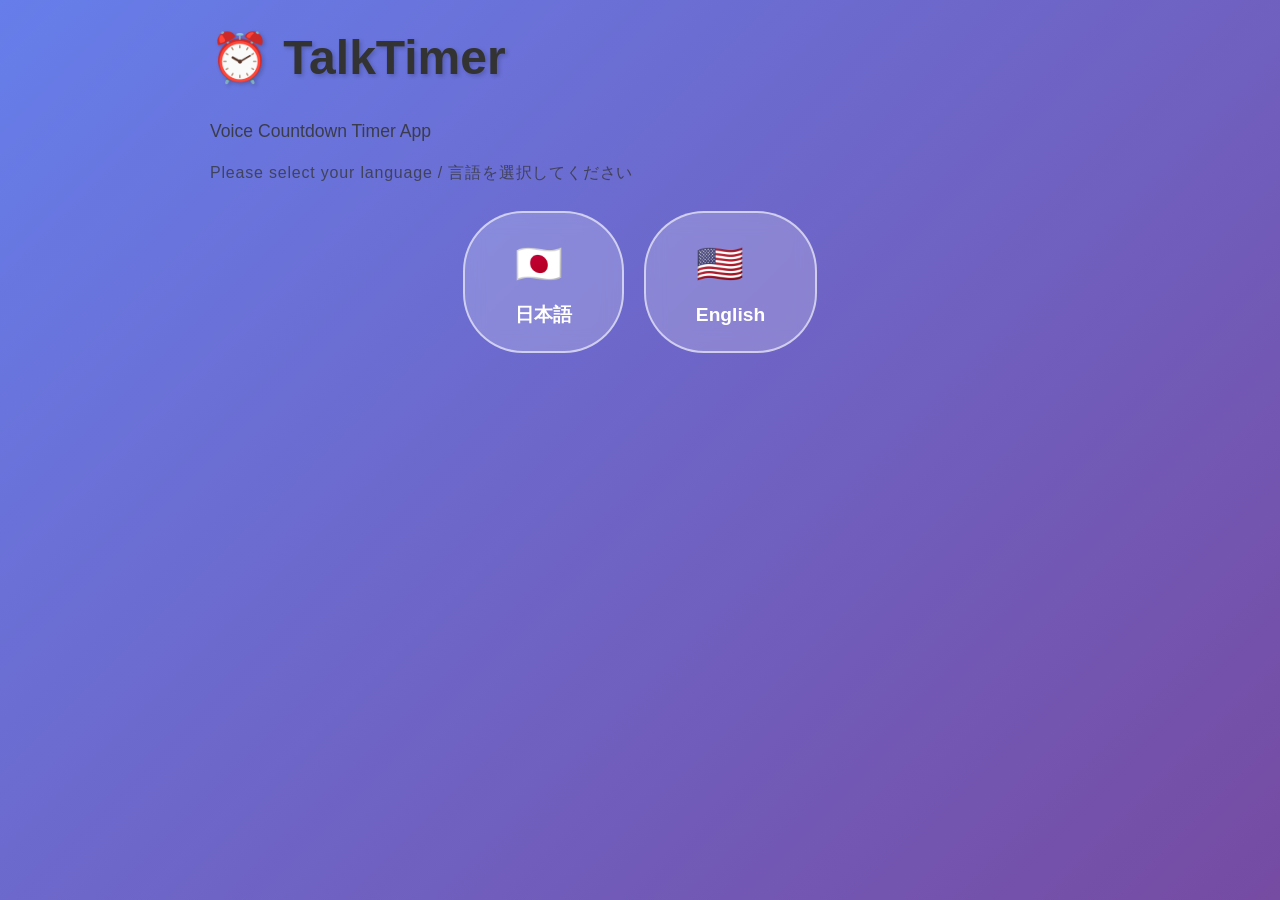
<file: index.html>
<!DOCTYPE html>
<html lang="en">

<head>
    <meta charset="UTF-8">
    <meta name="viewport" content="width=device-width, initial-scale=1.0">
    <title>TalkTimer</title>
    <link rel="stylesheet" href="css/style.css">
</head>

<body>
    <div class="container">
        <h1>⏰ TalkTimer</h1>
        <p class="subtitle">Voice Countdown Timer App</p>
        <p class="lang-label">Please select your language / 言語を選択してください</p>
        <div class="lang-buttons">
            <a href="ja/index.html" class="lang-button">
                <span class="flag">🇯🇵</span>
                日本語
            </a>
            <a href="en/index.html" class="lang-button">
                <span class="flag">🇺🇸</span>
                English
            </a>
        </div>
    </div>
</body>

</html>
</file>
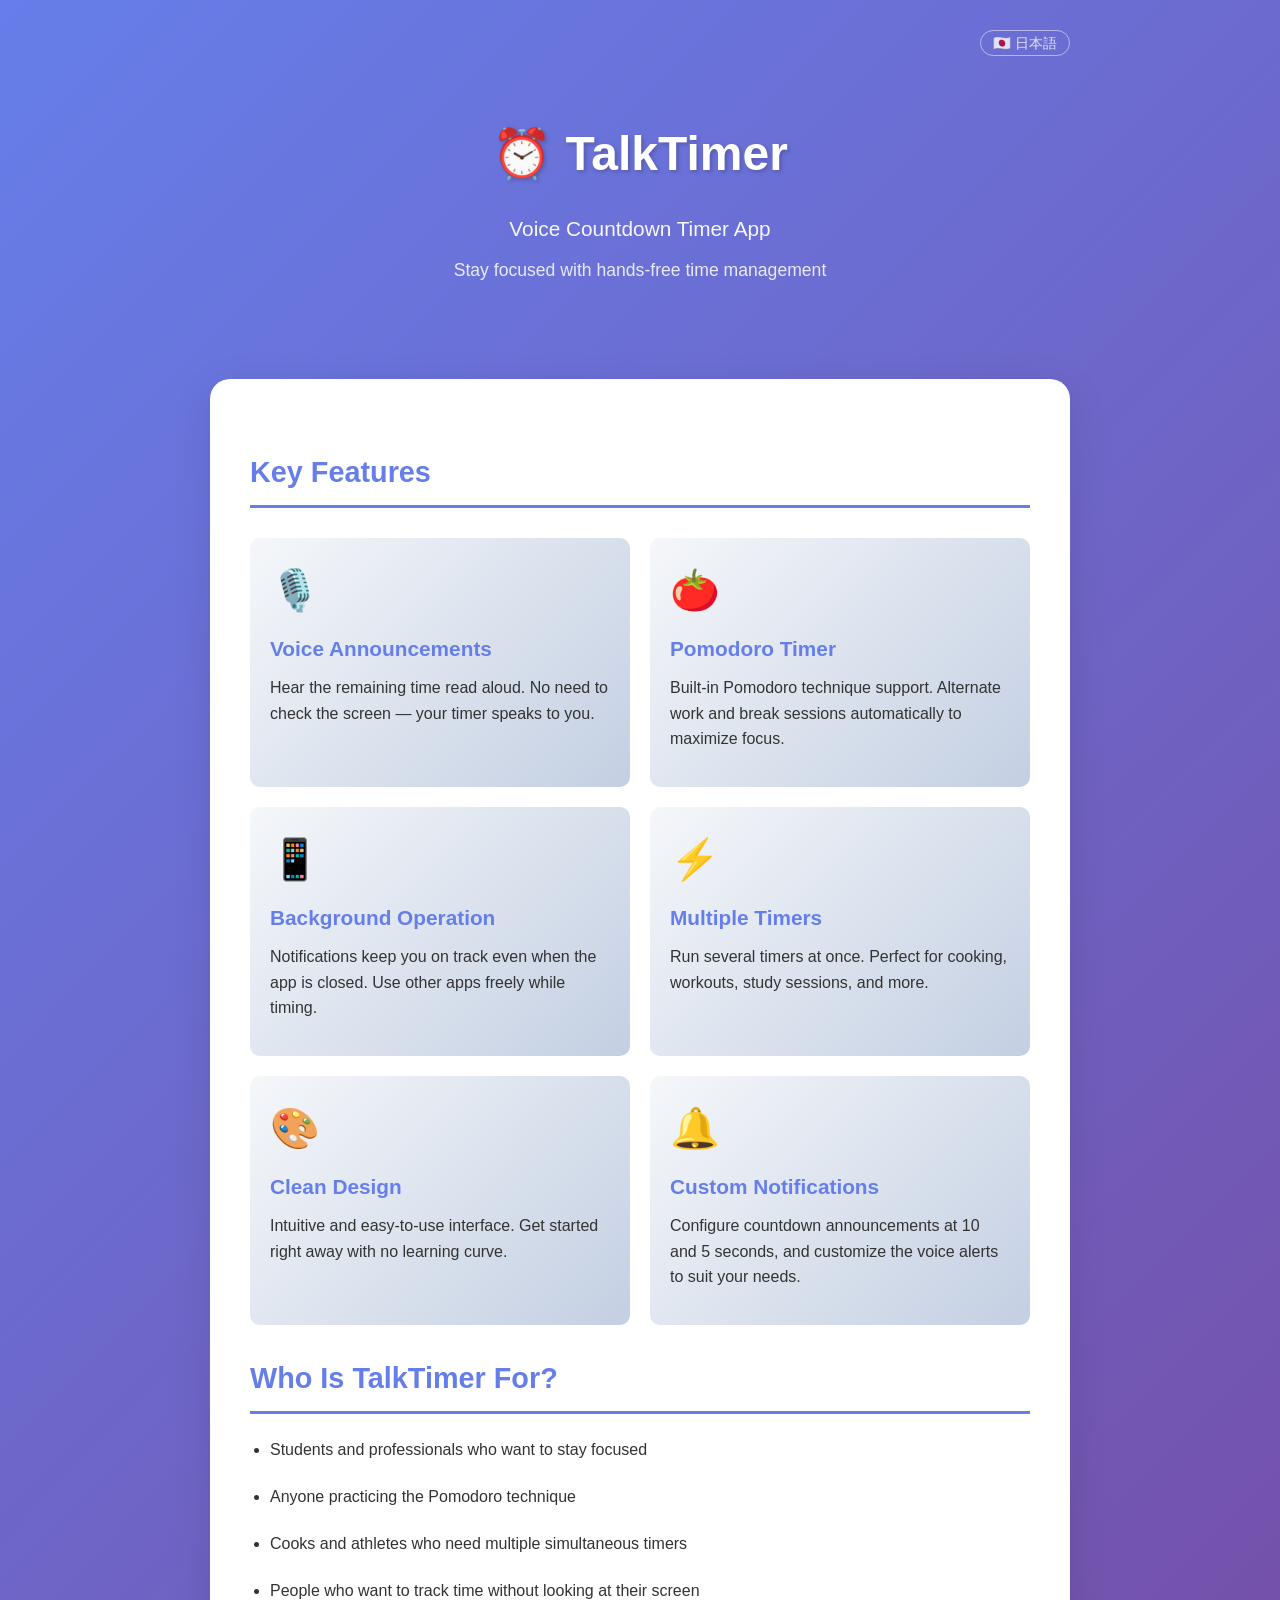
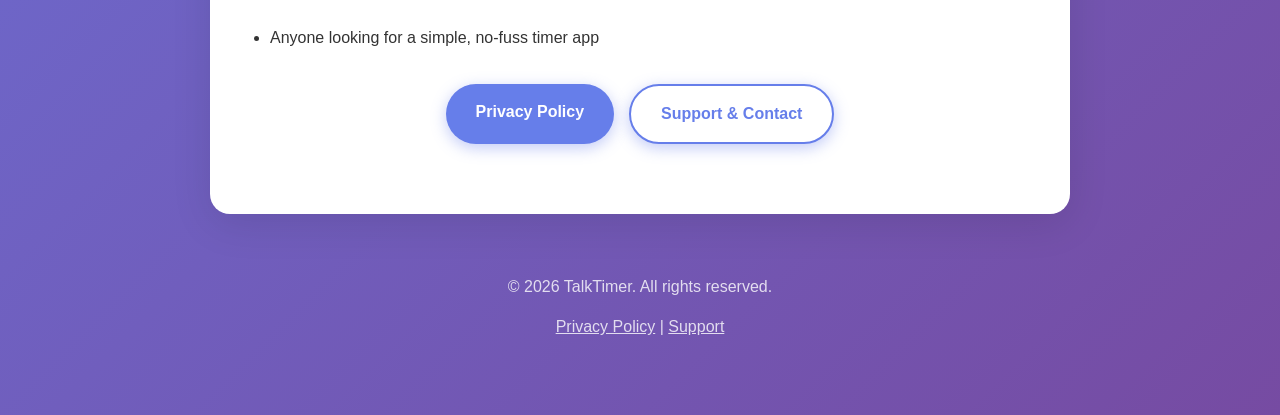
<file: en/index.html>
<!DOCTYPE html>
<html lang="en">

<head>
    <meta charset="UTF-8">
    <meta name="viewport" content="width=device-width, initial-scale=1.0">
    <title>TalkTimer - Voice Countdown Timer App</title>
    <link rel="stylesheet" href="../css/style.css">
</head>

<body>
    <div class="container">
        <div class="lang-switcher">
            <a href="../ja/index.html">🇯🇵 日本語</a>
        </div>

        <header>
            <h1>⏰ TalkTimer</h1>
            <p class="tagline">Voice Countdown Timer App</p>
            <p class="subtitle">Stay focused with hands-free time management</p>
        </header>

        <div class="content">
            <h2>Key Features</h2>
            <div class="features">
                <div class="feature">
                    <div class="feature-icon">🎙️</div>
                    <h3>Voice Announcements</h3>
                    <p>Hear the remaining time read aloud. No need to check the screen — your timer speaks to you.</p>
                </div>

                <div class="feature">
                    <div class="feature-icon">🍅</div>
                    <h3>Pomodoro Timer</h3>
                    <p>Built-in Pomodoro technique support. Alternate work and break sessions automatically to maximize focus.</p>
                </div>

                <div class="feature">
                    <div class="feature-icon">📱</div>
                    <h3>Background Operation</h3>
                    <p>Notifications keep you on track even when the app is closed. Use other apps freely while timing.</p>
                </div>

                <div class="feature">
                    <div class="feature-icon">⚡</div>
                    <h3>Multiple Timers</h3>
                    <p>Run several timers at once. Perfect for cooking, workouts, study sessions, and more.</p>
                </div>

                <div class="feature">
                    <div class="feature-icon">🎨</div>
                    <h3>Clean Design</h3>
                    <p>Intuitive and easy-to-use interface. Get started right away with no learning curve.</p>
                </div>

                <div class="feature">
                    <div class="feature-icon">🔔</div>
                    <h3>Custom Notifications</h3>
                    <p>Configure countdown announcements at 10 and 5 seconds, and customize the voice alerts to suit your needs.</p>
                </div>
            </div>

            <h2>Who Is TalkTimer For?</h2>
            <ul style="margin-left: 20px; line-height: 2;">
                <li>Students and professionals who want to stay focused</li>
                <li>Anyone practicing the Pomodoro technique</li>
                <li>Cooks and athletes who need multiple simultaneous timers</li>
                <li>People who want to track time without looking at their screen</li>
                <li>Anyone looking for a simple, no-fuss timer app</li>
            </ul>

            <div class="buttons">
                <a href="privacy-policy.html" class="button">Privacy Policy</a>
                <a href="support.html" class="button secondary">Support &amp; Contact</a>
            </div>
        </div>

        <footer>
            <p>&copy; 2026 TalkTimer. All rights reserved.</p>
            <p><a href="privacy-policy.html">Privacy Policy</a> | <a href="support.html">Support</a></p>
        </footer>
    </div>
</body>

</html>
</file>
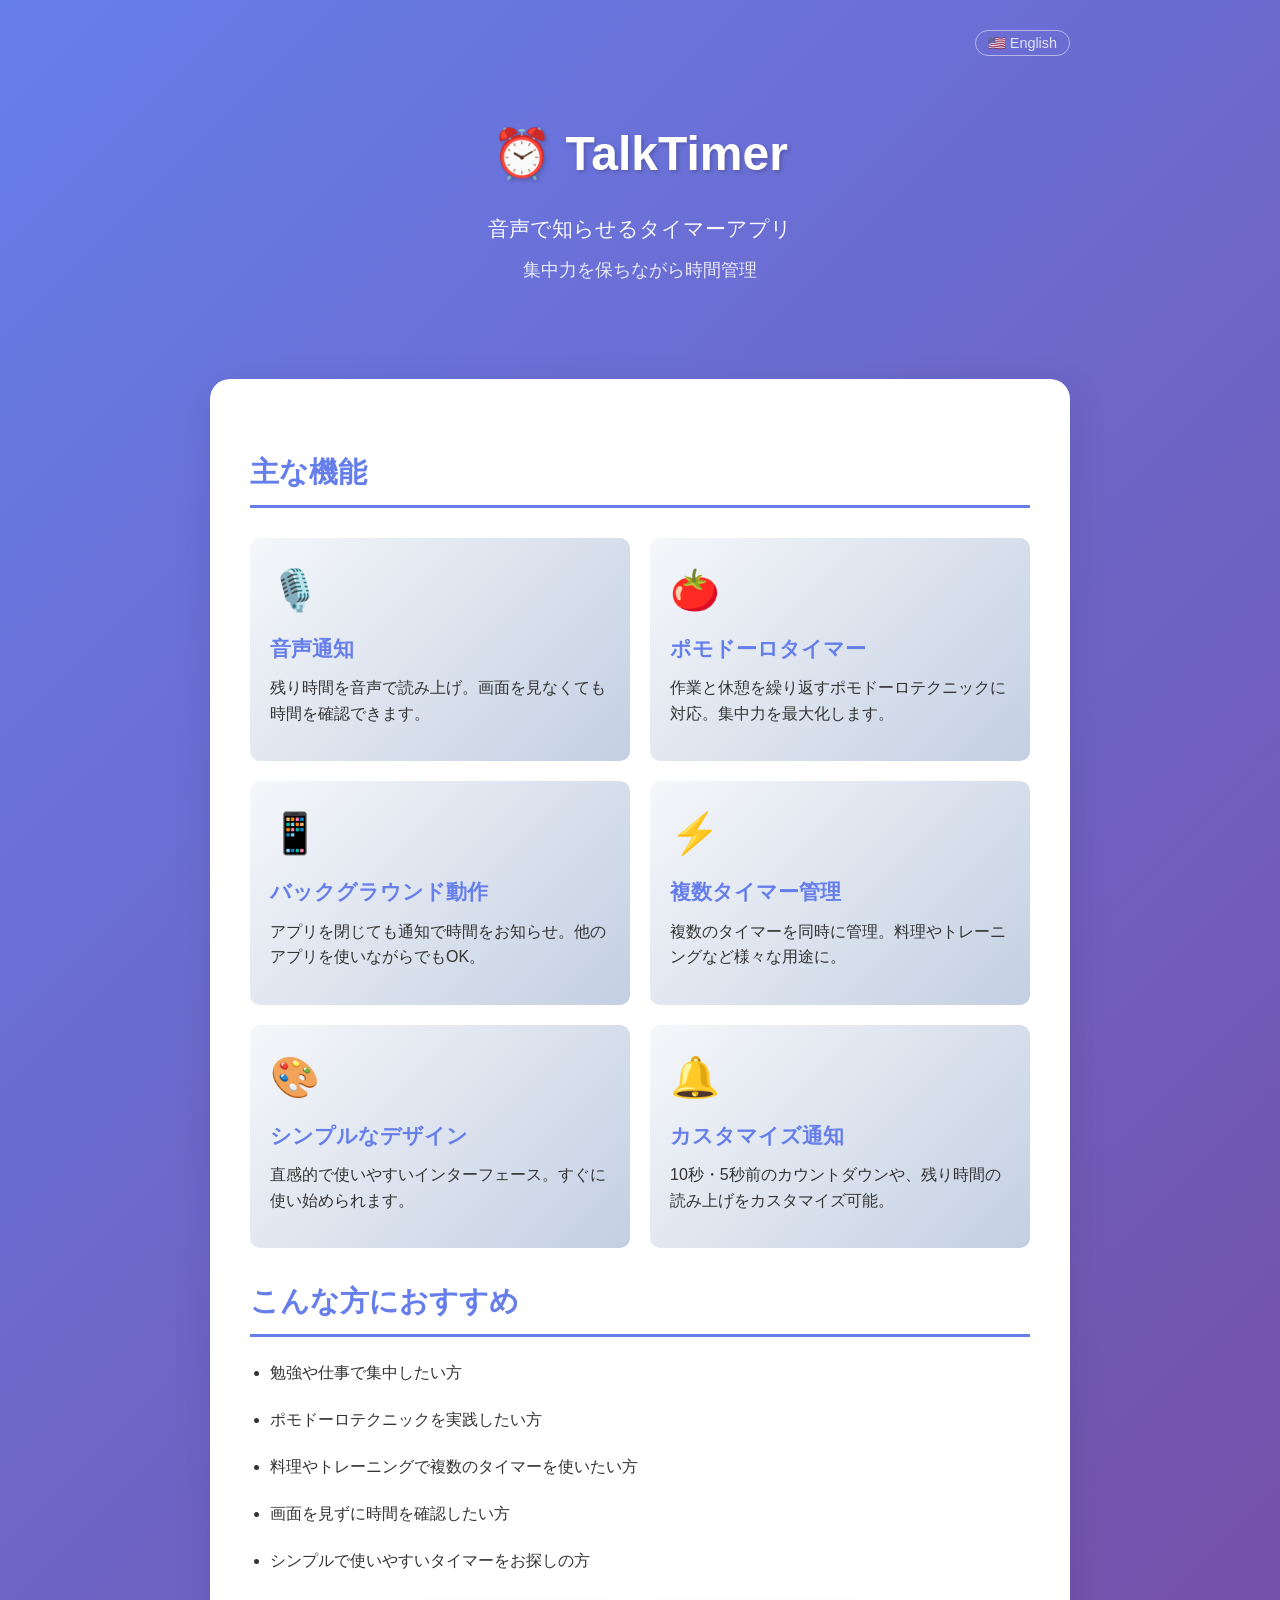
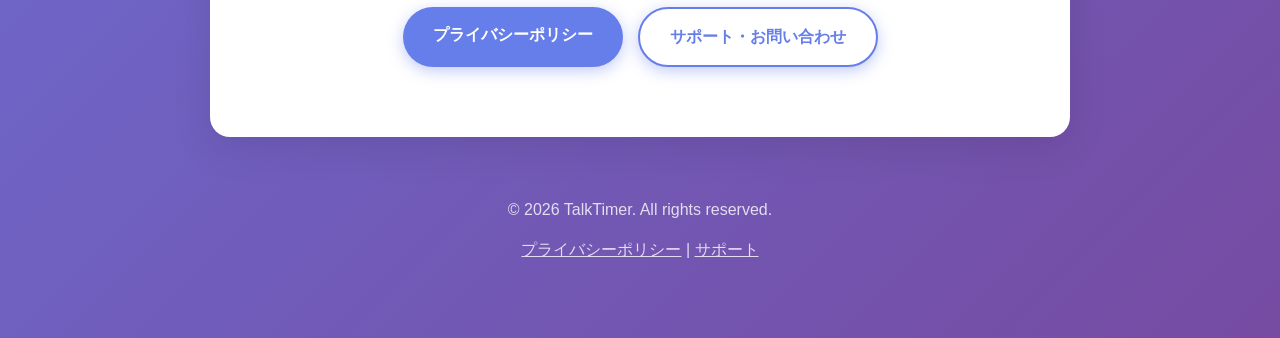
<file: ja/index.html>
<!DOCTYPE html>
<html lang="ja">

<head>
    <meta charset="UTF-8">
    <meta name="viewport" content="width=device-width, initial-scale=1.0">
    <title>TalkTimer - 音声タイマーアプリ</title>
    <link rel="stylesheet" href="../css/style.css">
</head>

<body>
    <div class="container">
        <div class="lang-switcher">
            <a href="../en/index.html">🇺🇸 English</a>
        </div>

        <header>
            <h1>⏰ TalkTimer</h1>
            <p class="tagline">音声で知らせるタイマーアプリ</p>
            <p class="subtitle">集中力を保ちながら時間管理</p>
        </header>

        <div class="content">
            <h2>主な機能</h2>
            <div class="features">
                <div class="feature">
                    <div class="feature-icon">🎙️</div>
                    <h3>音声通知</h3>
                    <p>残り時間を音声で読み上げ。画面を見なくても時間を確認できます。</p>
                </div>

                <div class="feature">
                    <div class="feature-icon">🍅</div>
                    <h3>ポモドーロタイマー</h3>
                    <p>作業と休憩を繰り返すポモドーロテクニックに対応。集中力を最大化します。</p>
                </div>

                <div class="feature">
                    <div class="feature-icon">📱</div>
                    <h3>バックグラウンド動作</h3>
                    <p>アプリを閉じても通知で時間をお知らせ。他のアプリを使いながらでもOK。</p>
                </div>

                <div class="feature">
                    <div class="feature-icon">⚡</div>
                    <h3>複数タイマー管理</h3>
                    <p>複数のタイマーを同時に管理。料理やトレーニングなど様々な用途に。</p>
                </div>

                <div class="feature">
                    <div class="feature-icon">🎨</div>
                    <h3>シンプルなデザイン</h3>
                    <p>直感的で使いやすいインターフェース。すぐに使い始められます。</p>
                </div>

                <div class="feature">
                    <div class="feature-icon">🔔</div>
                    <h3>カスタマイズ通知</h3>
                    <p>10秒・5秒前のカウントダウンや、残り時間の読み上げをカスタマイズ可能。</p>
                </div>
            </div>

            <h2>こんな方におすすめ</h2>
            <ul style="margin-left: 20px; line-height: 2;">
                <li>勉強や仕事で集中したい方</li>
                <li>ポモドーロテクニックを実践したい方</li>
                <li>料理やトレーニングで複数のタイマーを使いたい方</li>
                <li>画面を見ずに時間を確認したい方</li>
                <li>シンプルで使いやすいタイマーをお探しの方</li>
            </ul>

            <div class="buttons">
                <a href="privacy-policy.html" class="button">プライバシーポリシー</a>
                <a href="support.html" class="button secondary">サポート・お問い合わせ</a>
            </div>
        </div>

        <footer>
            <p>&copy; 2026 TalkTimer. All rights reserved.</p>
            <p><a href="privacy-policy.html">プライバシーポリシー</a> | <a href="support.html">サポート</a></p>
        </footer>
    </div>
</body>

</html>
</file>
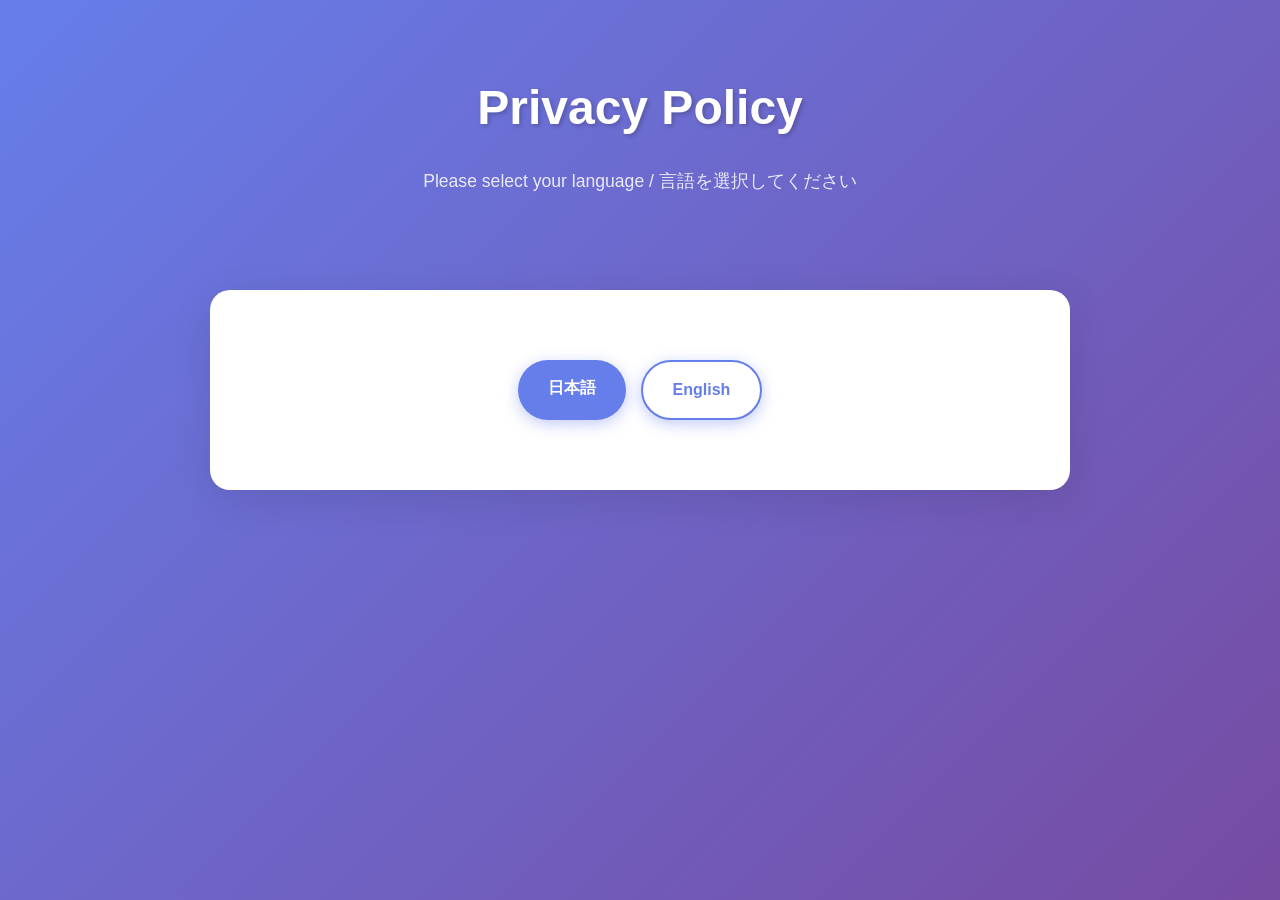
<file: privacy-policy.html>
<!DOCTYPE html>
<html lang="en">

<head>
    <meta charset="UTF-8">
    <meta name="viewport" content="width=device-width, initial-scale=1.0">
    <title>TalkTimer Privacy Policy</title>
    <link rel="stylesheet" href="css/style.css">
</head>

<body>
    <div class="container">
        <header>
            <h1>Privacy Policy</h1>
            <p class="subtitle">Please select your language / 言語を選択してください</p>
        </header>

        <div class="content" style="text-align: center;">
            <div class="buttons">
                <a href="ja/privacy-policy.html" class="button">日本語</a>
                <a href="en/privacy-policy.html" class="button secondary">English</a>
            </div>
        </div>
    </div>
</body>

</html>
</file>
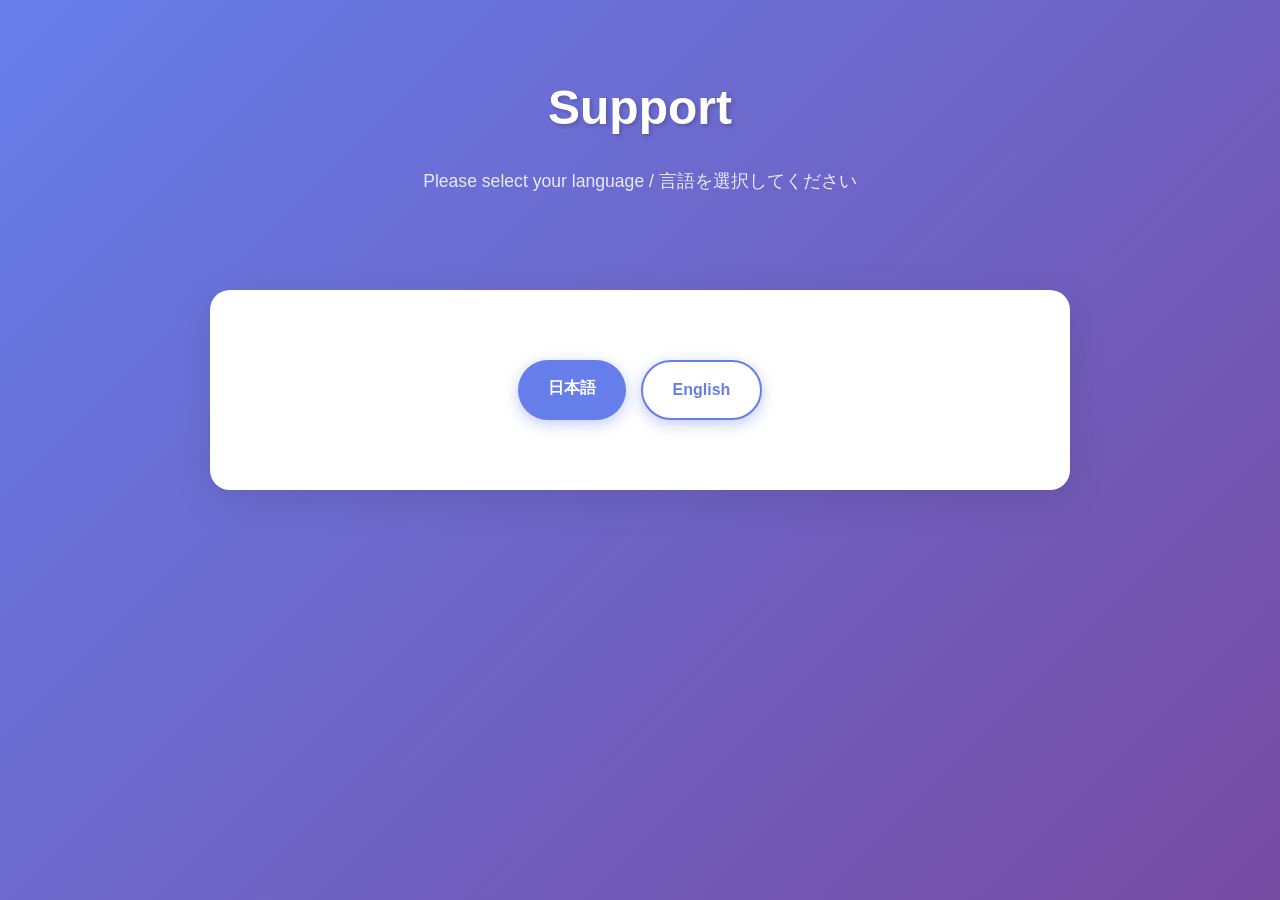
<file: support.html>
<!DOCTYPE html>
<html lang="en">

<head>
    <meta charset="UTF-8">
    <meta name="viewport" content="width=device-width, initial-scale=1.0">
    <title>TalkTimer Support</title>
    <link rel="stylesheet" href="css/style.css">
</head>

<body>
    <div class="container">
        <header>
            <h1>Support</h1>
            <p class="subtitle">Please select your language / 言語を選択してください</p>
        </header>

        <div class="content" style="text-align: center;">
            <div class="buttons">
                <a href="ja/support.html" class="button">日本語</a>
                <a href="en/support.html" class="button secondary">English</a>
            </div>
        </div>
    </div>
</body>

</html>
</file>
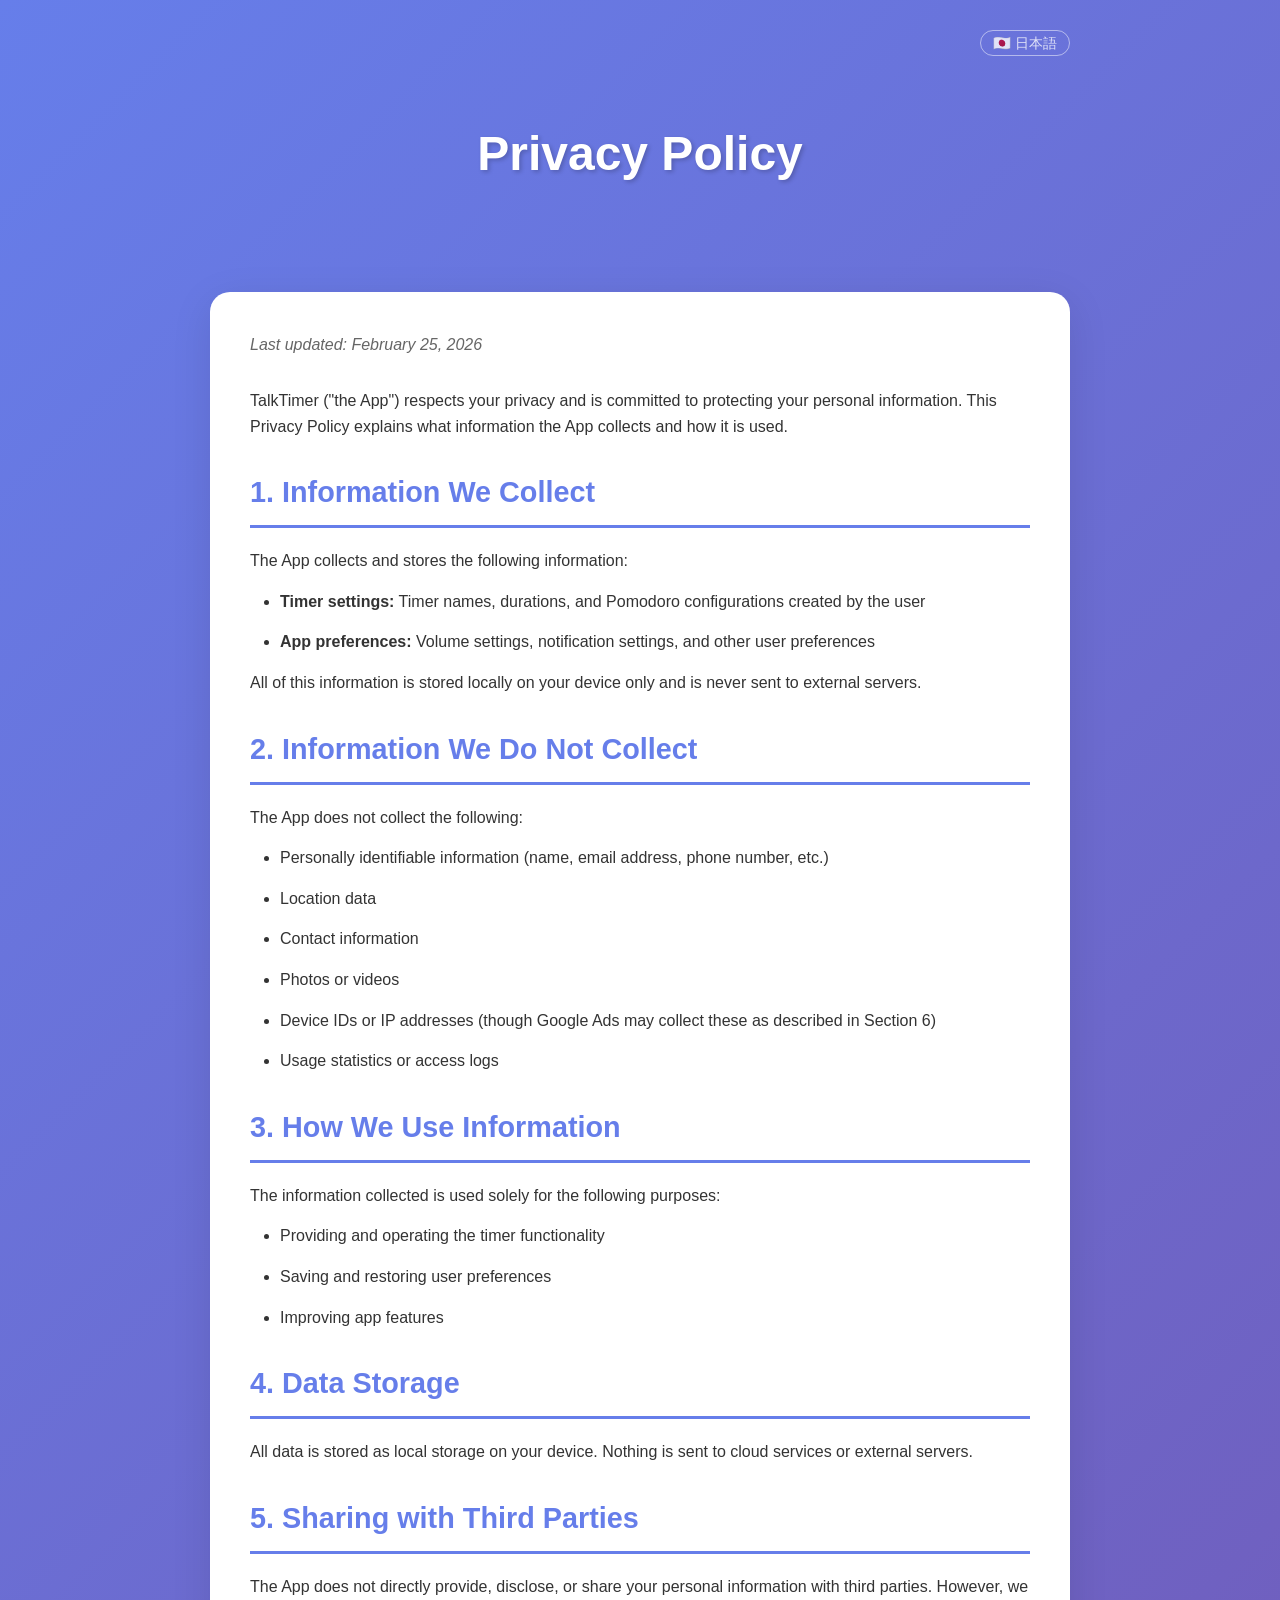
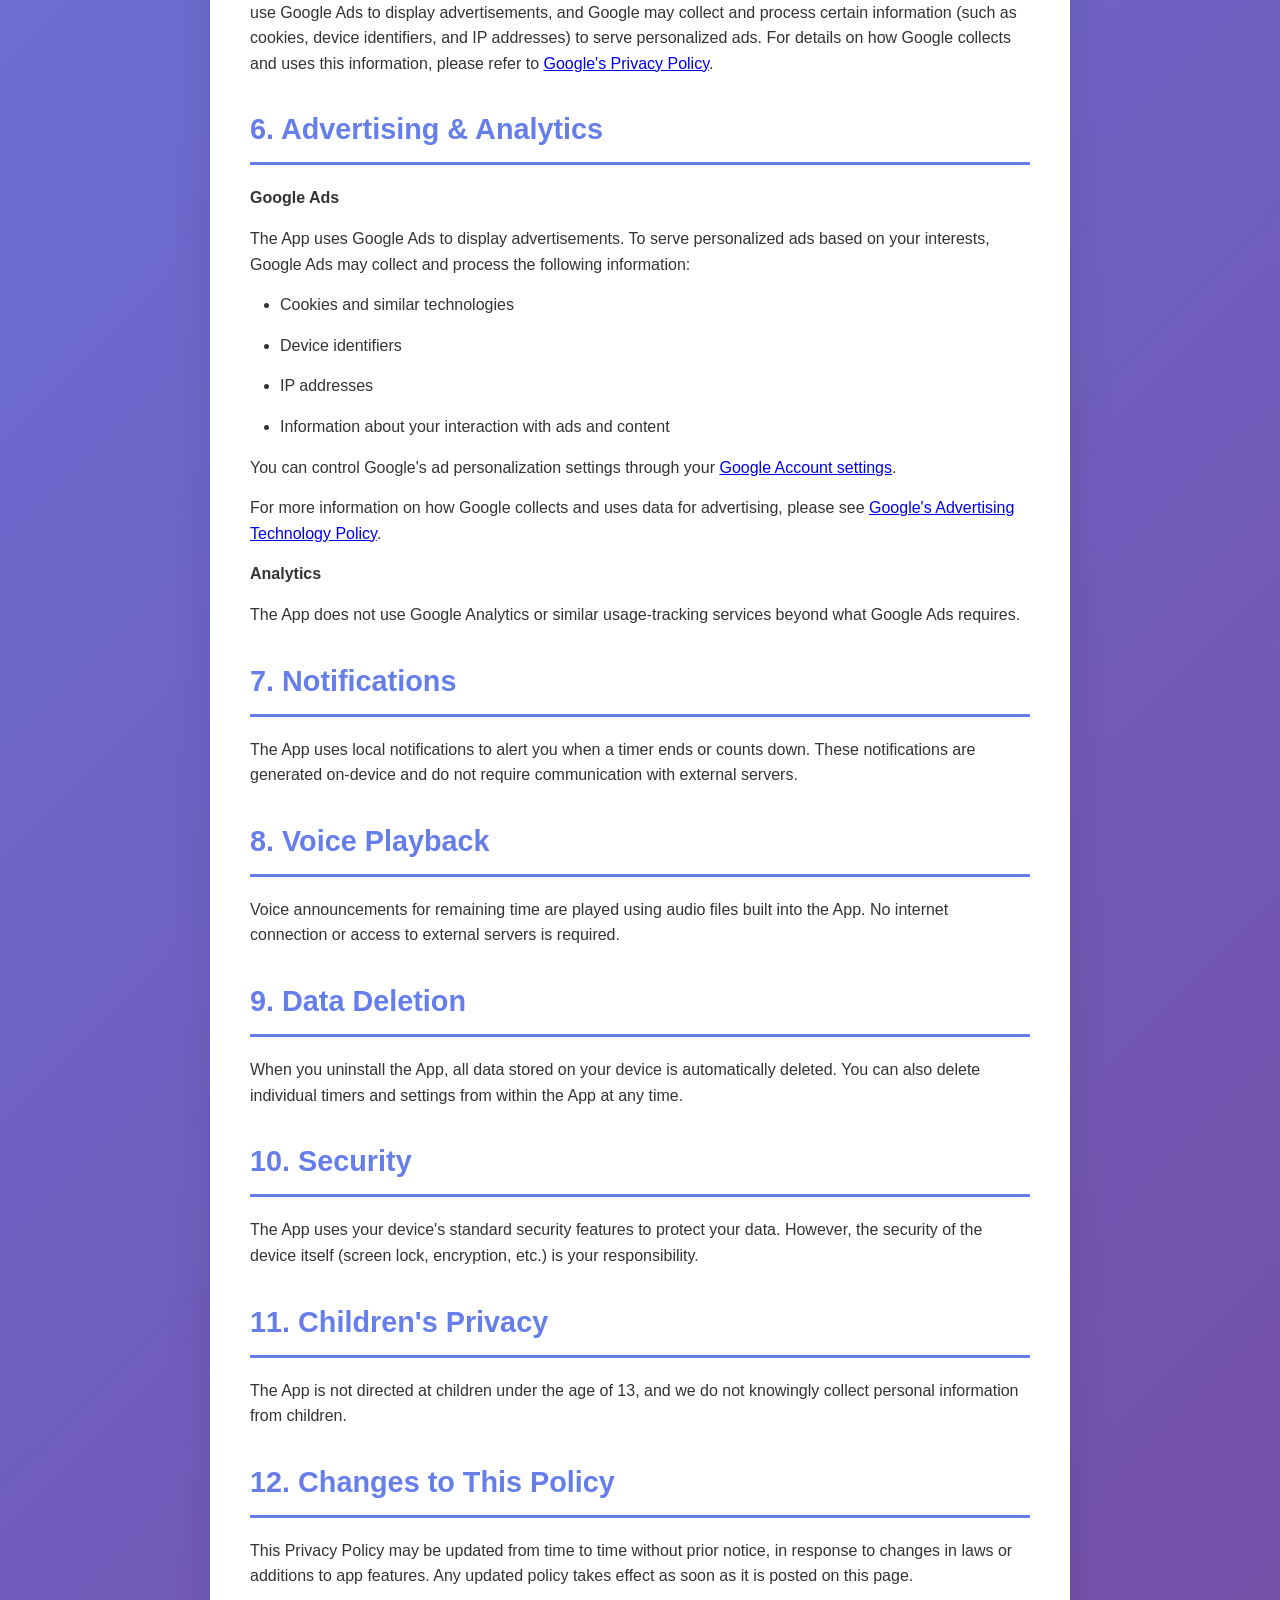
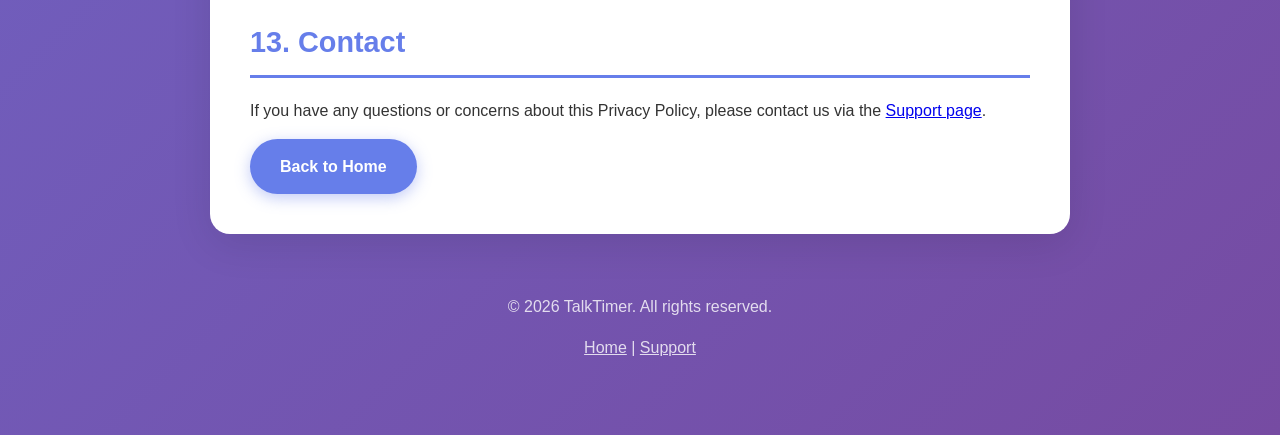
<file: en/privacy-policy.html>
<!DOCTYPE html>
<html lang="en">

<head>
    <meta charset="UTF-8">
    <meta name="viewport" content="width=device-width, initial-scale=1.0">
    <title>Privacy Policy - TalkTimer</title>
    <link rel="stylesheet" href="../css/style.css">
</head>

<body>
    <div class="container">
        <div class="lang-switcher">
            <a href="../ja/privacy-policy.html">🇯🇵 日本語</a>
        </div>

        <header>
            <h1>Privacy Policy</h1>
        </header>

        <div class="content">
            <p class="last-updated">Last updated: February 25, 2026</p>

            <p>TalkTimer ("the App") respects your privacy and is committed to protecting your personal information. This Privacy Policy explains what information the App collects and how it is used.</p>

            <h2>1. Information We Collect</h2>
            <p>The App collects and stores the following information:</p>
            <ul>
                <li><strong>Timer settings:</strong> Timer names, durations, and Pomodoro configurations created by the user</li>
                <li><strong>App preferences:</strong> Volume settings, notification settings, and other user preferences</li>
            </ul>
            <p>All of this information is stored locally on your device only and is never sent to external servers.</p>

            <h2>2. Information We Do Not Collect</h2>
            <p>The App does not collect the following:</p>
            <ul>
                <li>Personally identifiable information (name, email address, phone number, etc.)</li>
                <li>Location data</li>
                <li>Contact information</li>
                <li>Photos or videos</li>
                <li>Device IDs or IP addresses (though Google Ads may collect these as described in Section 6)</li>
                <li>Usage statistics or access logs</li>
            </ul>

            <h2>3. How We Use Information</h2>
            <p>The information collected is used solely for the following purposes:</p>
            <ul>
                <li>Providing and operating the timer functionality</li>
                <li>Saving and restoring user preferences</li>
                <li>Improving app features</li>
            </ul>

            <h2>4. Data Storage</h2>
            <p>All data is stored as local storage on your device. Nothing is sent to cloud services or external servers.</p>

            <h2>5. Sharing with Third Parties</h2>
            <p>The App does not directly provide, disclose, or share your personal information with third parties. However, we use Google Ads to display advertisements, and Google may collect and process certain information (such as cookies, device identifiers, and IP addresses) to serve personalized ads. For details on how Google collects and uses this information, please refer to <a href="https://policies.google.com/privacy" target="_blank" rel="noopener noreferrer">Google's Privacy Policy</a>.</p>

            <h2>6. Advertising &amp; Analytics</h2>
            <p><strong>Google Ads</strong></p>
            <p>The App uses Google Ads to display advertisements. To serve personalized ads based on your interests, Google Ads may collect and process the following information:</p>
            <ul>
                <li>Cookies and similar technologies</li>
                <li>Device identifiers</li>
                <li>IP addresses</li>
                <li>Information about your interaction with ads and content</li>
            </ul>
            <p>You can control Google's ad personalization settings through your <a href="https://myaccount.google.com/data-and-privacy" target="_blank" rel="noopener noreferrer">Google Account settings</a>.</p>
            <p>For more information on how Google collects and uses data for advertising, please see <a href="https://policies.google.com/technologies/ads?hl=en" target="_blank" rel="noopener noreferrer">Google's Advertising Technology Policy</a>.</p>
            <p><strong>Analytics</strong></p>
            <p>The App does not use Google Analytics or similar usage-tracking services beyond what Google Ads requires.</p>

            <h2>7. Notifications</h2>
            <p>The App uses local notifications to alert you when a timer ends or counts down. These notifications are generated on-device and do not require communication with external servers.</p>

            <h2>8. Voice Playback</h2>
            <p>Voice announcements for remaining time are played using audio files built into the App. No internet connection or access to external servers is required.</p>

            <h2>9. Data Deletion</h2>
            <p>When you uninstall the App, all data stored on your device is automatically deleted. You can also delete individual timers and settings from within the App at any time.</p>

            <h2>10. Security</h2>
            <p>The App uses your device's standard security features to protect your data. However, the security of the device itself (screen lock, encryption, etc.) is your responsibility.</p>

            <h2>11. Children's Privacy</h2>
            <p>The App is not directed at children under the age of 13, and we do not knowingly collect personal information from children.</p>

            <h2>12. Changes to This Policy</h2>
            <p>This Privacy Policy may be updated from time to time without prior notice, in response to changes in laws or additions to app features. Any updated policy takes effect as soon as it is posted on this page.</p>

            <h2>13. Contact</h2>
            <p>If you have any questions or concerns about this Privacy Policy, please contact us via the <a href="support.html">Support page</a>.</p>

            <a href="index.html" class="button">Back to Home</a>
        </div>

        <footer>
            <p>&copy; 2026 TalkTimer. All rights reserved.</p>
            <p><a href="index.html">Home</a> | <a href="support.html">Support</a></p>
        </footer>
    </div>
</body>

</html>
</file>
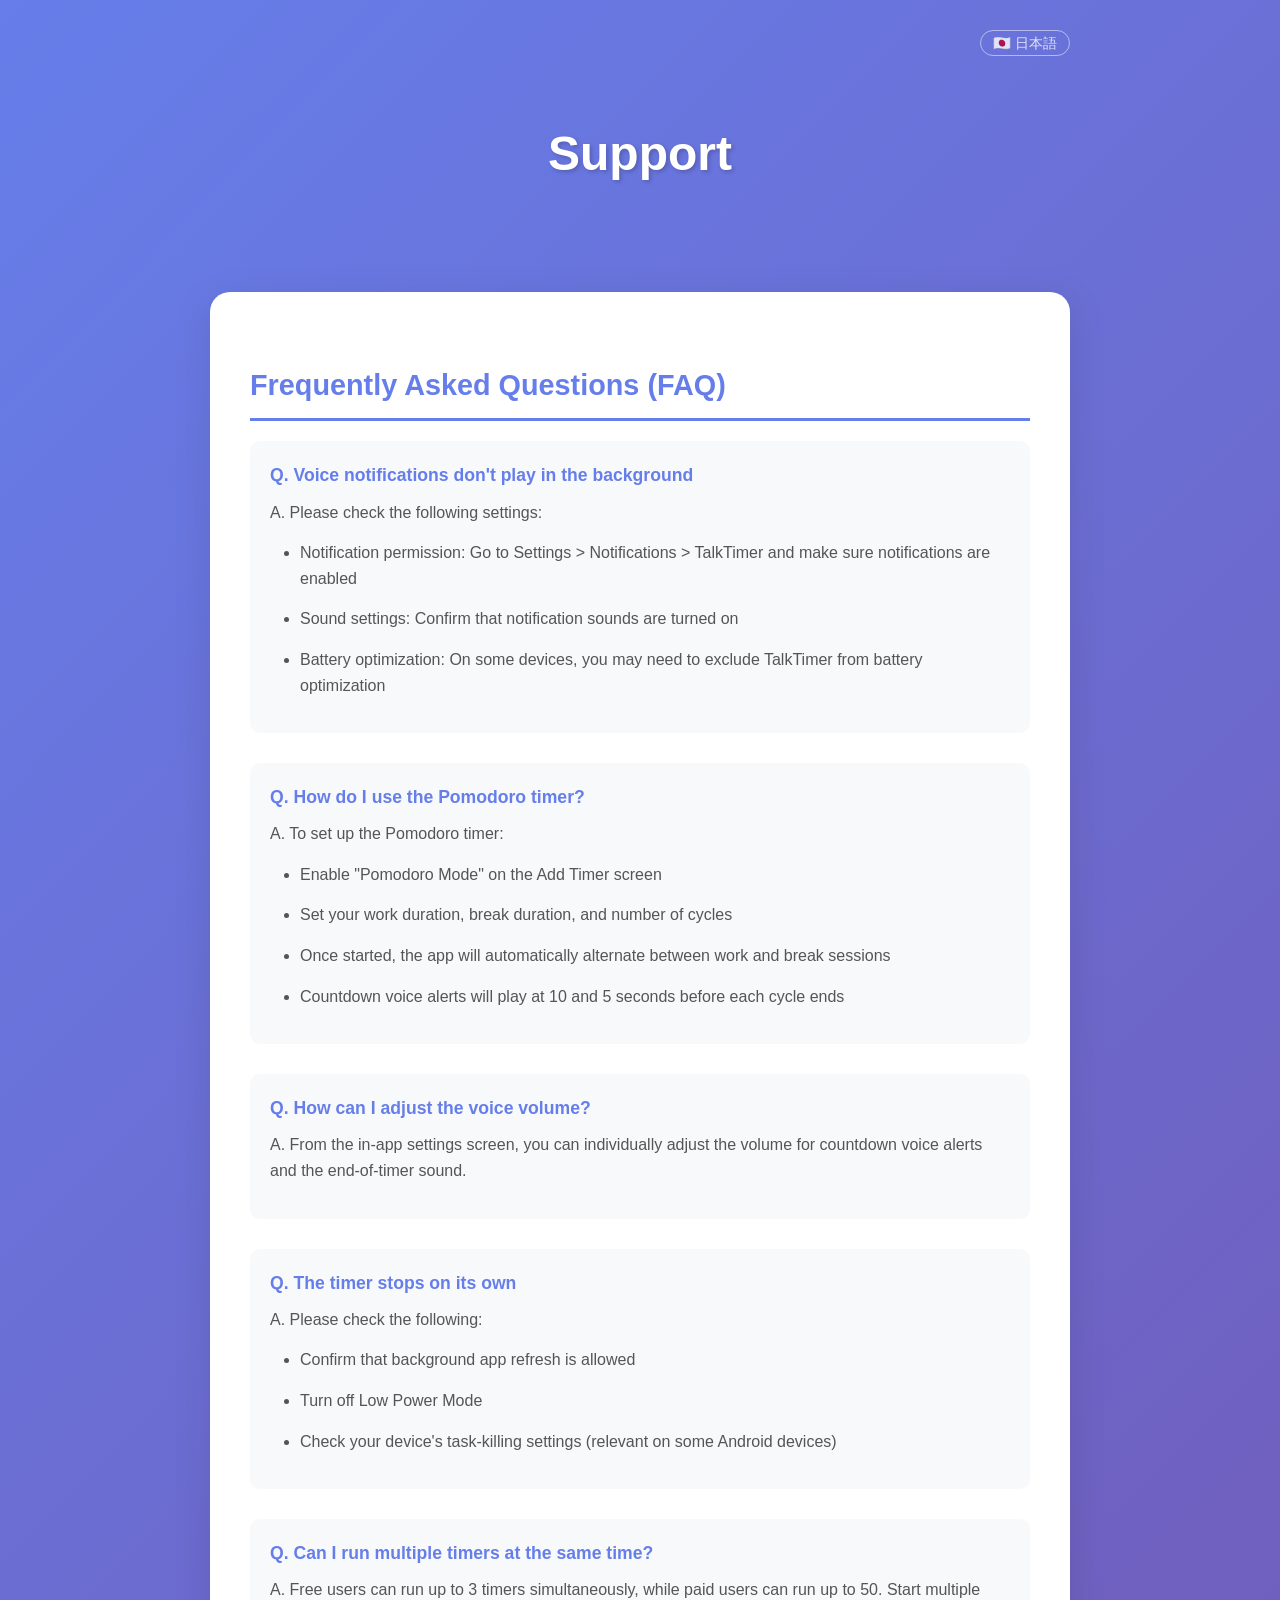
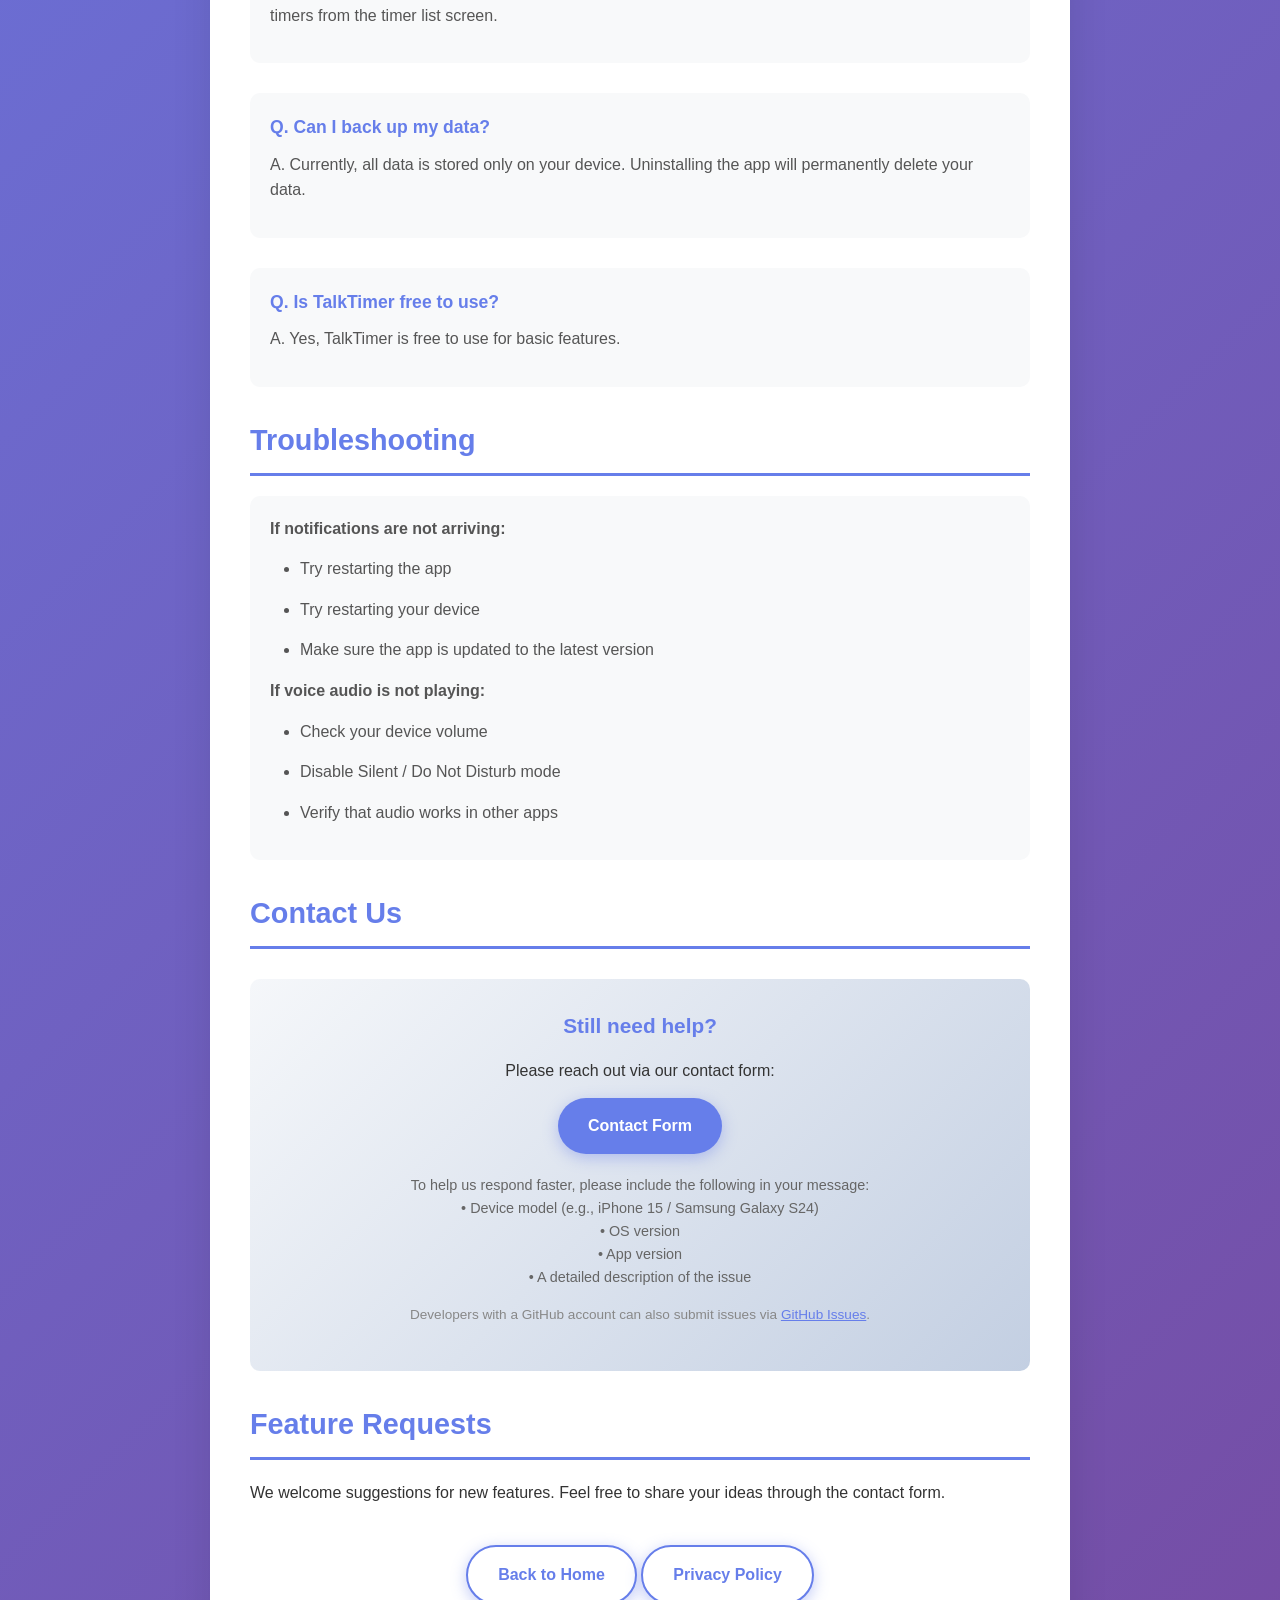
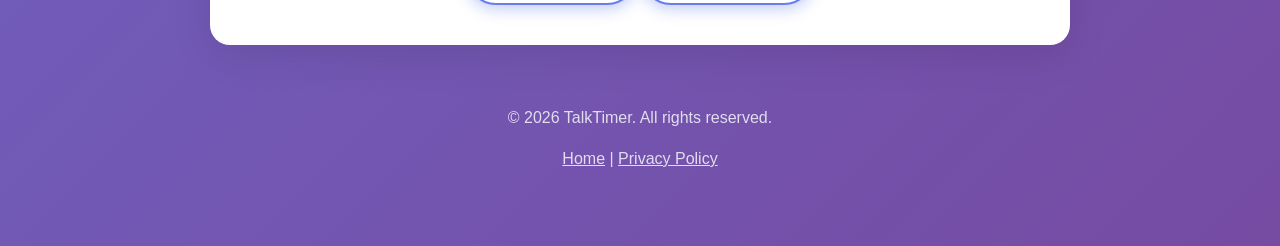
<file: en/support.html>
<!DOCTYPE html>
<html lang="en">

<head>
    <meta charset="UTF-8">
    <meta name="viewport" content="width=device-width, initial-scale=1.0">
    <title>Support - TalkTimer</title>
    <link rel="stylesheet" href="../css/style.css">
</head>

<body>
    <div class="container">
        <div class="lang-switcher">
            <a href="../ja/support.html">🇯🇵 日本語</a>
        </div>

        <header>
            <h1>Support</h1>
        </header>

        <div class="content">
            <h2>Frequently Asked Questions (FAQ)</h2>

            <div class="faq-item">
                <div class="faq-question">Q. Voice notifications don't play in the background</div>
                <div class="faq-answer">
                    <p>A. Please check the following settings:</p>
                    <ul>
                        <li>Notification permission: Go to Settings &gt; Notifications &gt; TalkTimer and make sure notifications are enabled</li>
                        <li>Sound settings: Confirm that notification sounds are turned on</li>
                        <li>Battery optimization: On some devices, you may need to exclude TalkTimer from battery optimization</li>
                    </ul>
                </div>
            </div>

            <div class="faq-item">
                <div class="faq-question">Q. How do I use the Pomodoro timer?</div>
                <div class="faq-answer">
                    <p>A. To set up the Pomodoro timer:</p>
                    <ul>
                        <li>Enable "Pomodoro Mode" on the Add Timer screen</li>
                        <li>Set your work duration, break duration, and number of cycles</li>
                        <li>Once started, the app will automatically alternate between work and break sessions</li>
                        <li>Countdown voice alerts will play at 10 and 5 seconds before each cycle ends</li>
                    </ul>
                </div>
            </div>

            <div class="faq-item">
                <div class="faq-question">Q. How can I adjust the voice volume?</div>
                <div class="faq-answer">
                    <p>A. From the in-app settings screen, you can individually adjust the volume for countdown voice alerts and the end-of-timer sound.</p>
                </div>
            </div>

            <div class="faq-item">
                <div class="faq-question">Q. The timer stops on its own</div>
                <div class="faq-answer">
                    <p>A. Please check the following:</p>
                    <ul>
                        <li>Confirm that background app refresh is allowed</li>
                        <li>Turn off Low Power Mode</li>
                        <li>Check your device's task-killing settings (relevant on some Android devices)</li>
                    </ul>
                </div>
            </div>

            <div class="faq-item">
                <div class="faq-question">Q. Can I run multiple timers at the same time?</div>
                <div class="faq-answer">
                    <p>A. Free users can run up to 3 timers simultaneously, while paid users can run up to 50. Start multiple timers from the timer list screen.</p>
                </div>
            </div>

            <div class="faq-item">
                <div class="faq-question">Q. Can I back up my data?</div>
                <div class="faq-answer">
                    <p>A. Currently, all data is stored only on your device. Uninstalling the app will permanently delete your data.</p>
                </div>
            </div>

            <div class="faq-item">
                <div class="faq-question">Q. Is TalkTimer free to use?</div>
                <div class="faq-answer">
                    <p>A. Yes, TalkTimer is free to use for basic features.</p>
                </div>
            </div>

            <h2>Troubleshooting</h2>

            <div class="faq-item">
                <div class="faq-answer">
                    <p><strong>If notifications are not arriving:</strong></p>
                    <ul>
                        <li>Try restarting the app</li>
                        <li>Try restarting your device</li>
                        <li>Make sure the app is updated to the latest version</li>
                    </ul>

                    <p><strong>If voice audio is not playing:</strong></p>
                    <ul>
                        <li>Check your device volume</li>
                        <li>Disable Silent / Do Not Disturb mode</li>
                        <li>Verify that audio works in other apps</li>
                    </ul>
                </div>
            </div>

            <h2>Contact Us</h2>
            <div class="contact-box">
                <h3>Still need help?</h3>
                <p>Please reach out via our contact form:</p>
                <a href="https://forms.gle/ZfWMB1C49LCNuhfL7" class="button" target="_blank" rel="noopener noreferrer">Contact Form</a>
                <p style="margin-top: 20px; color: #666; font-size: 0.9em;">
                    To help us respond faster, please include the following in your message:<br>
                    • Device model (e.g., iPhone 15 / Samsung Galaxy S24)<br>
                    • OS version<br>
                    • App version<br>
                    • A detailed description of the issue
                </p>
                <p style="margin-top: 15px; color: #888; font-size: 0.85em;">
                    Developers with a GitHub account can also submit issues via <a href="https://github.com/kartis/TalkTimer/issues" target="_blank" rel="noopener noreferrer" style="color: #667eea;">GitHub Issues</a>.
                </p>
            </div>

            <h2>Feature Requests</h2>
            <p>We welcome suggestions for new features. Feel free to share your ideas through the contact form.</p>

            <div style="text-align: center; margin-top: 40px;">
                <a href="index.html" class="button secondary">Back to Home</a>
                <a href="privacy-policy.html" class="button secondary">Privacy Policy</a>
            </div>
        </div>

        <footer>
            <p>&copy; 2026 TalkTimer. All rights reserved.</p>
            <p><a href="index.html">Home</a> | <a href="privacy-policy.html">Privacy Policy</a></p>
        </footer>
    </div>
</body>

</html>
</file>
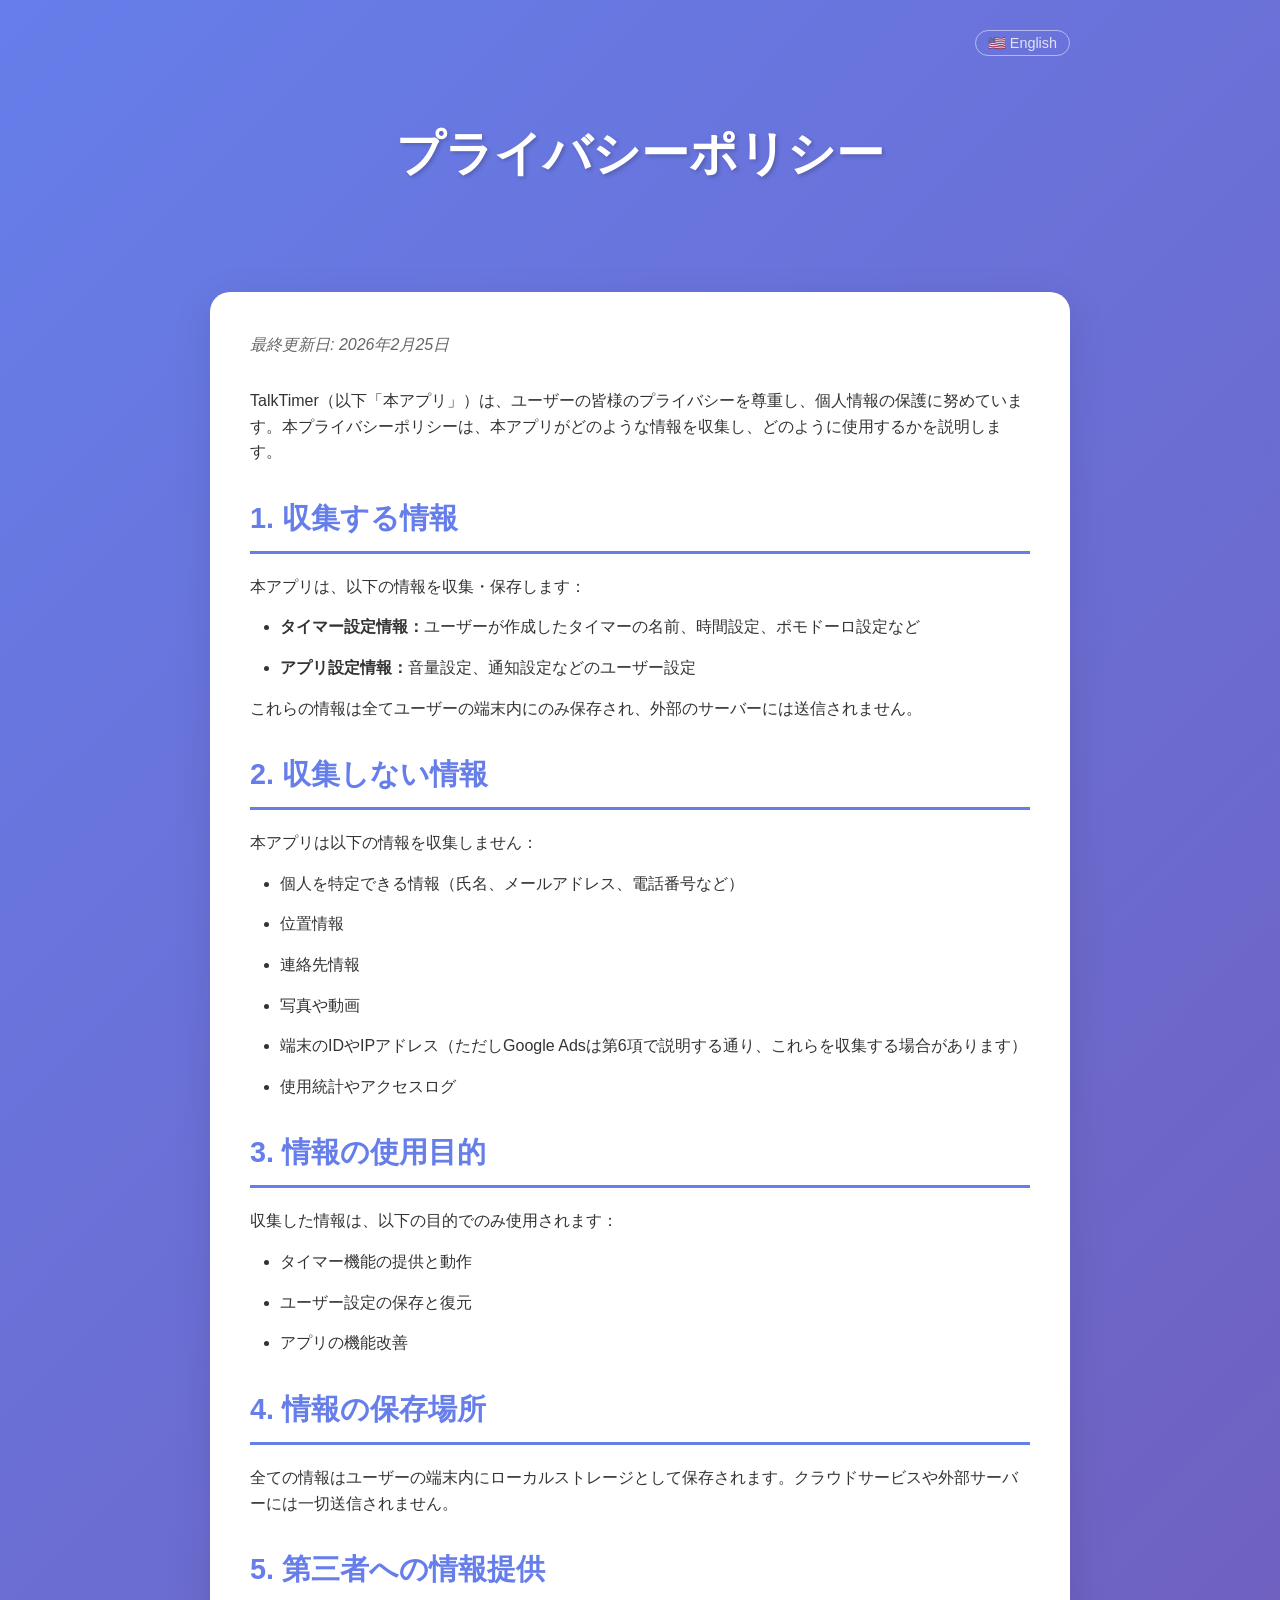
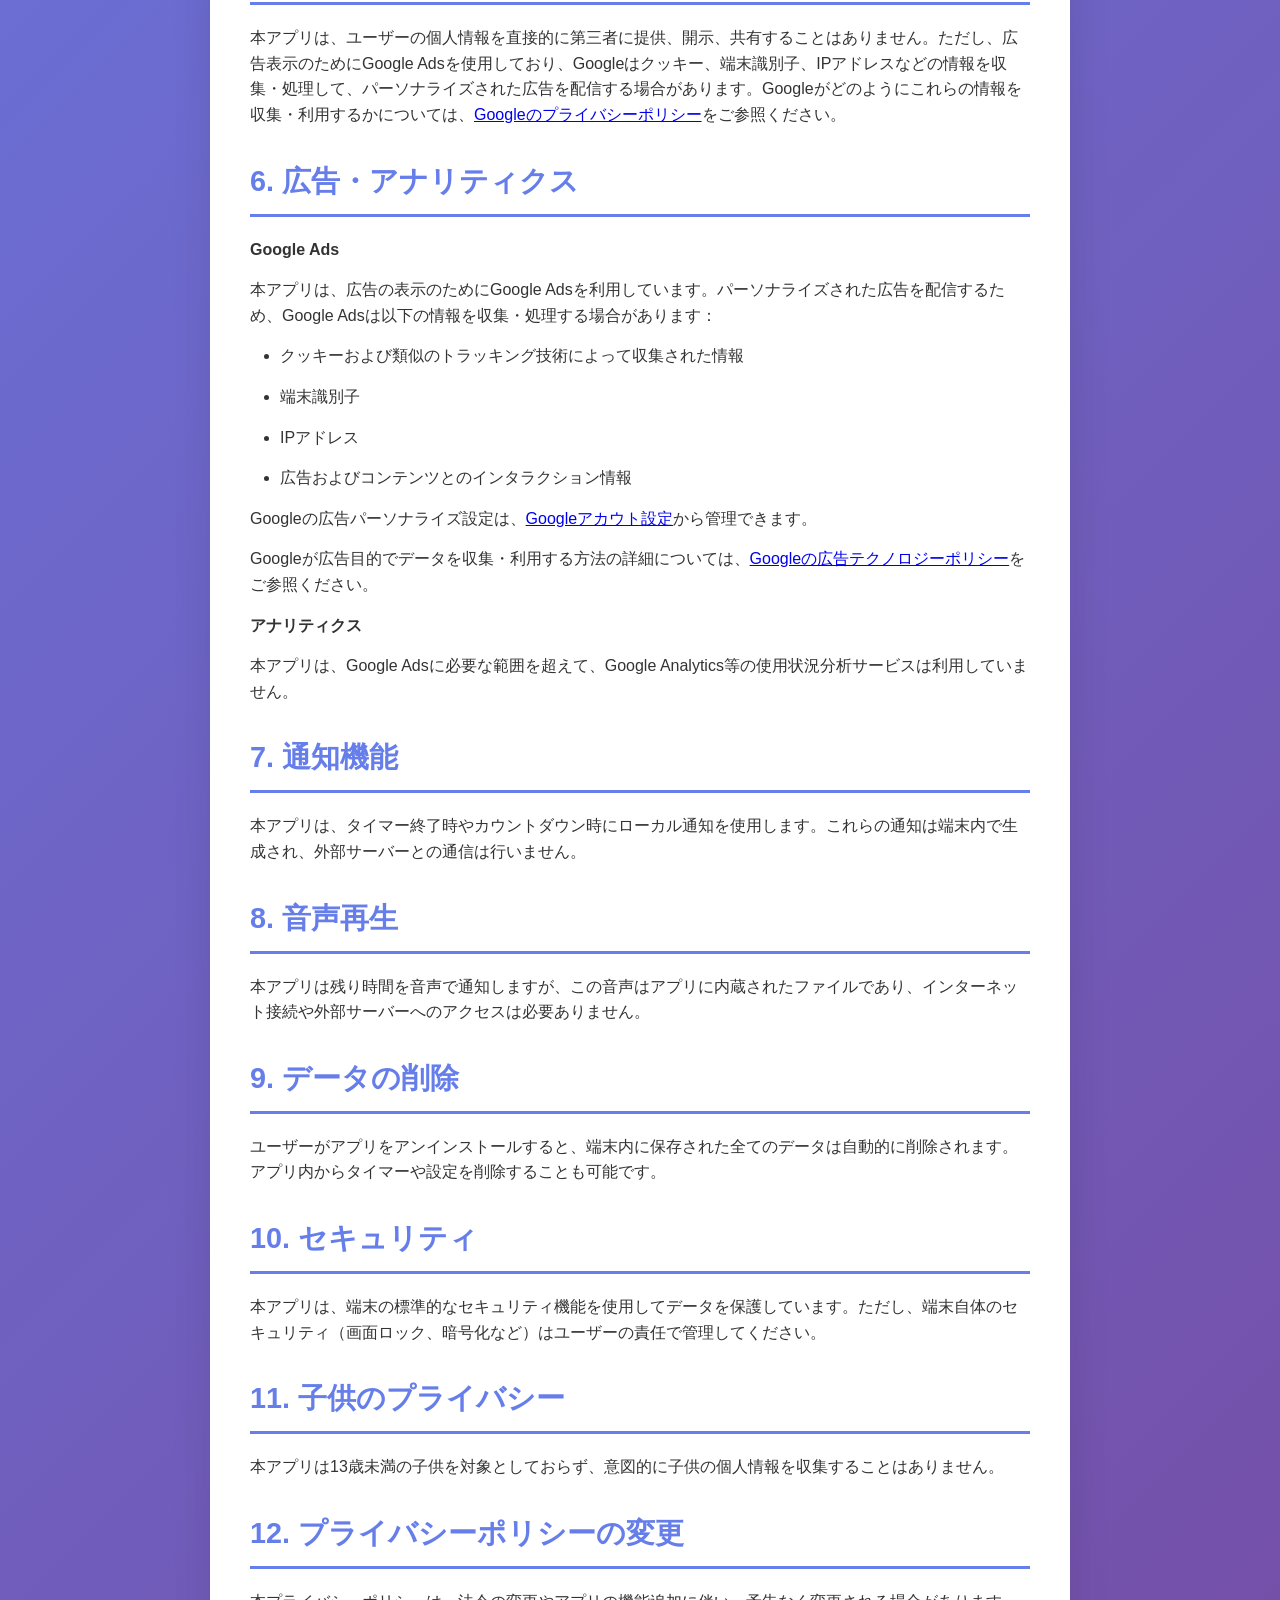
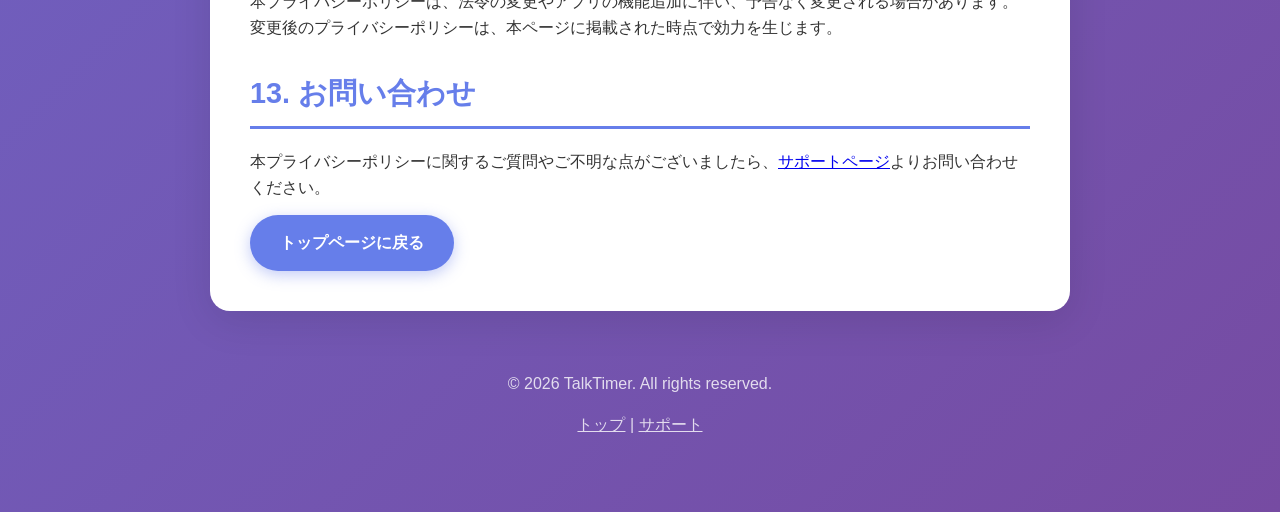
<file: ja/privacy-policy.html>
<!DOCTYPE html>
<html lang="ja">

<head>
    <meta charset="UTF-8">
    <meta name="viewport" content="width=device-width, initial-scale=1.0">
    <title>プライバシーポリシー - TalkTimer</title>
    <link rel="stylesheet" href="../css/style.css">
</head>

<body>
    <div class="container">
        <div class="lang-switcher">
            <a href="../en/privacy-policy.html">🇺🇸 English</a>
        </div>

        <header>
            <h1>プライバシーポリシー</h1>
        </header>

        <div class="content">
            <p class="last-updated">最終更新日: 2026年2月25日</p>

            <p>TalkTimer（以下「本アプリ」）は、ユーザーの皆様のプライバシーを尊重し、個人情報の保護に努めています。本プライバシーポリシーは、本アプリがどのような情報を収集し、どのように使用するかを説明します。</p>

            <h2>1. 収集する情報</h2>
            <p>本アプリは、以下の情報を収集・保存します：</p>
            <ul>
                <li><strong>タイマー設定情報：</strong>ユーザーが作成したタイマーの名前、時間設定、ポモドーロ設定など</li>
                <li><strong>アプリ設定情報：</strong>音量設定、通知設定などのユーザー設定</li>
            </ul>
            <p>これらの情報は全てユーザーの端末内にのみ保存され、外部のサーバーには送信されません。</p>

            <h2>2. 収集しない情報</h2>
            <p>本アプリは以下の情報を収集しません：</p>
            <ul>
                <li>個人を特定できる情報（氏名、メールアドレス、電話番号など）</li>
                <li>位置情報</li>
                <li>連絡先情報</li>
                <li>写真や動画</li>
                <li>端末のIDやIPアドレス（ただしGoogle Adsは第6項で説明する通り、これらを収集する場合があります）</li>
                <li>使用統計やアクセスログ</li>
            </ul>

            <h2>3. 情報の使用目的</h2>
            <p>収集した情報は、以下の目的でのみ使用されます：</p>
            <ul>
                <li>タイマー機能の提供と動作</li>
                <li>ユーザー設定の保存と復元</li>
                <li>アプリの機能改善</li>
            </ul>

            <h2>4. 情報の保存場所</h2>
            <p>全ての情報はユーザーの端末内にローカルストレージとして保存されます。クラウドサービスや外部サーバーには一切送信されません。</p>

            <h2>5. 第三者への情報提供</h2>
            <p>本アプリは、ユーザーの個人情報を直接的に第三者に提供、開示、共有することはありません。ただし、広告表示のためにGoogle Adsを使用しており、Googleはクッキー、端末識別子、IPアドレスなどの情報を収集・処理して、パーソナライズされた広告を配信する場合があります。Googleがどのようにこれらの情報を収集・利用するかについては、<a href="https://policies.google.com/privacy?hl=ja" target="_blank" rel="noopener noreferrer">Googleのプライバシーポリシー</a>をご参照ください。</p>

            <h2>6. 広告・アナリティクス</h2>
            <p><strong>Google Ads</strong></p>
            <p>本アプリは、広告の表示のためにGoogle Adsを利用しています。パーソナライズされた広告を配信するため、Google Adsは以下の情報を収集・処理する場合があります：</p>
            <ul>
                <li>クッキーおよび類似のトラッキング技術によって収集された情報</li>
                <li>端末識別子</li>
                <li>IPアドレス</li>
                <li>広告およびコンテンツとのインタラクション情報</li>
            </ul>
            <p>Googleの広告パーソナライズ設定は、<a href="https://myaccount.google.com/data-and-privacy?hl=ja" target="_blank" rel="noopener noreferrer">Googleアカウト設定</a>から管理できます。</p>
            <p>Googleが広告目的でデータを収集・利用する方法の詳細については、<a href="https://policies.google.com/technologies/ads?hl=ja" target="_blank" rel="noopener noreferrer">Googleの広告テクノロジーポリシー</a>をご参照ください。</p>
            <p><strong>アナリティクス</strong></p>
            <p>本アプリは、Google Adsに必要な範囲を超えて、Google Analytics等の使用状況分析サービスは利用していません。</p>

            <h2>7. 通知機能</h2>
            <p>本アプリは、タイマー終了時やカウントダウン時にローカル通知を使用します。これらの通知は端末内で生成され、外部サーバーとの通信は行いません。</p>

            <h2>8. 音声再生</h2>
            <p>本アプリは残り時間を音声で通知しますが、この音声はアプリに内蔵されたファイルであり、インターネット接続や外部サーバーへのアクセスは必要ありません。</p>

            <h2>9. データの削除</h2>
            <p>ユーザーがアプリをアンインストールすると、端末内に保存された全てのデータは自動的に削除されます。アプリ内からタイマーや設定を削除することも可能です。</p>

            <h2>10. セキュリティ</h2>
            <p>本アプリは、端末の標準的なセキュリティ機能を使用してデータを保護しています。ただし、端末自体のセキュリティ（画面ロック、暗号化など）はユーザーの責任で管理してください。</p>

            <h2>11. 子供のプライバシー</h2>
            <p>本アプリは13歳未満の子供を対象としておらず、意図的に子供の個人情報を収集することはありません。</p>

            <h2>12. プライバシーポリシーの変更</h2>
            <p>本プライバシーポリシーは、法令の変更やアプリの機能追加に伴い、予告なく変更される場合があります。変更後のプライバシーポリシーは、本ページに掲載された時点で効力を生じます。</p>

            <h2>13. お問い合わせ</h2>
            <p>本プライバシーポリシーに関するご質問やご不明な点がございましたら、<a href="support.html">サポートページ</a>よりお問い合わせください。</p>

            <a href="index.html" class="button">トップページに戻る</a>
        </div>

        <footer>
            <p>&copy; 2026 TalkTimer. All rights reserved.</p>
            <p><a href="index.html">トップ</a> | <a href="support.html">サポート</a></p>
        </footer>
    </div>
</body>

</html>
</file>
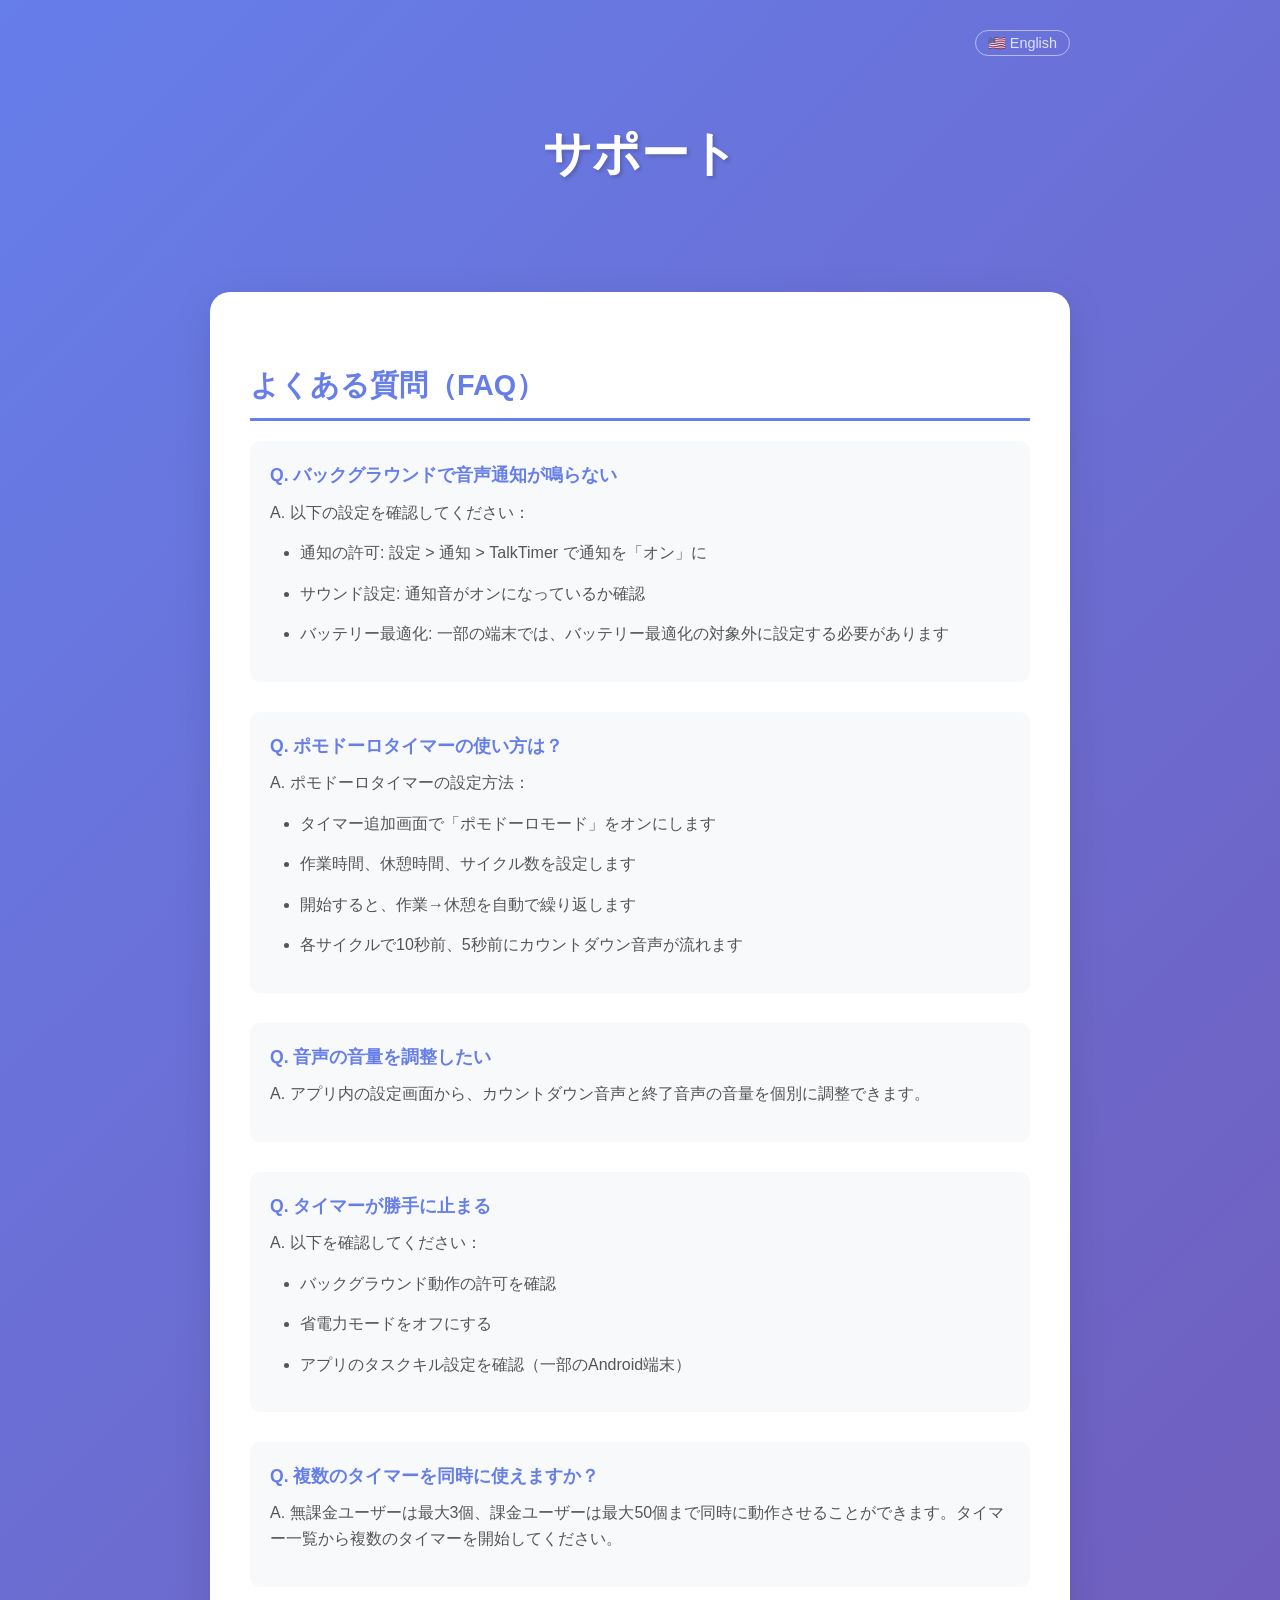
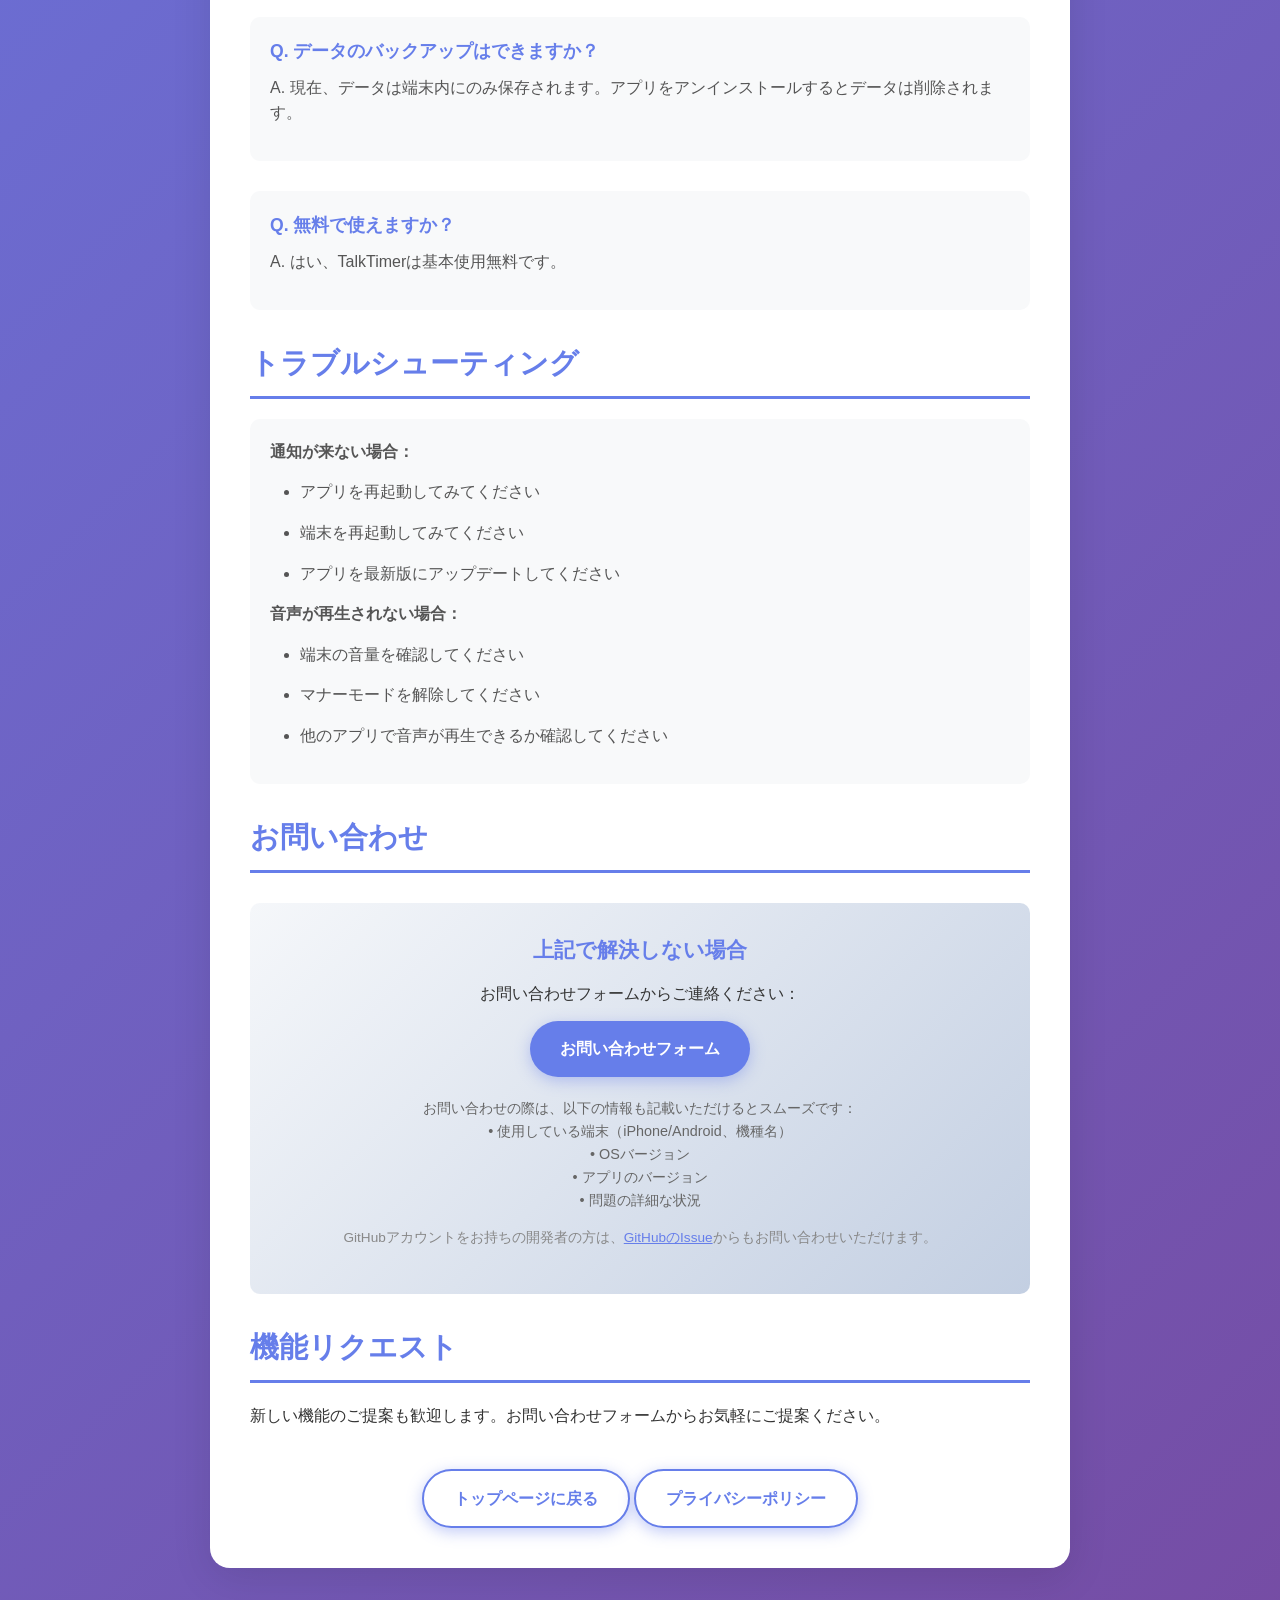
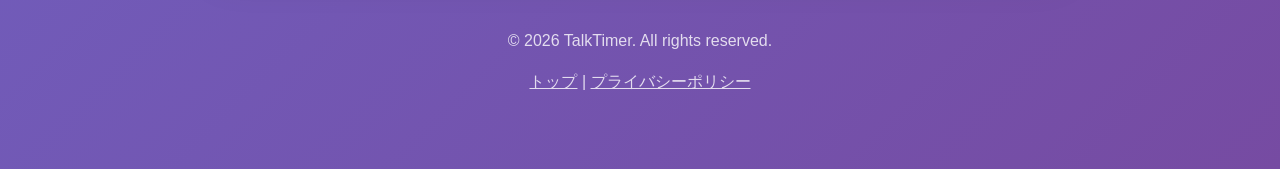
<file: ja/support.html>
<!DOCTYPE html>
<html lang="ja">

<head>
    <meta charset="UTF-8">
    <meta name="viewport" content="width=device-width, initial-scale=1.0">
    <title>サポート - TalkTimer</title>
    <link rel="stylesheet" href="../css/style.css">
</head>

<body>
    <div class="container">
        <div class="lang-switcher">
            <a href="../en/support.html">🇺🇸 English</a>
        </div>

        <header>
            <h1>サポート</h1>
        </header>

        <div class="content">
            <h2>よくある質問（FAQ）</h2>

            <div class="faq-item">
                <div class="faq-question">Q. バックグラウンドで音声通知が鳴らない</div>
                <div class="faq-answer">
                    <p>A. 以下の設定を確認してください：</p>
                    <ul>
                        <li>通知の許可: 設定 > 通知 > TalkTimer で通知を「オン」に</li>
                        <li>サウンド設定: 通知音がオンになっているか確認</li>
                        <li>バッテリー最適化: 一部の端末では、バッテリー最適化の対象外に設定する必要があります</li>
                    </ul>
                </div>
            </div>

            <div class="faq-item">
                <div class="faq-question">Q. ポモドーロタイマーの使い方は？</div>
                <div class="faq-answer">
                    <p>A. ポモドーロタイマーの設定方法：</p>
                    <ul>
                        <li>タイマー追加画面で「ポモドーロモード」をオンにします</li>
                        <li>作業時間、休憩時間、サイクル数を設定します</li>
                        <li>開始すると、作業→休憩を自動で繰り返します</li>
                        <li>各サイクルで10秒前、5秒前にカウントダウン音声が流れます</li>
                    </ul>
                </div>
            </div>

            <div class="faq-item">
                <div class="faq-question">Q. 音声の音量を調整したい</div>
                <div class="faq-answer">
                    <p>A. アプリ内の設定画面から、カウントダウン音声と終了音声の音量を個別に調整できます。</p>
                </div>
            </div>

            <div class="faq-item">
                <div class="faq-question">Q. タイマーが勝手に止まる</div>
                <div class="faq-answer">
                    <p>A. 以下を確認してください：</p>
                    <ul>
                        <li>バックグラウンド動作の許可を確認</li>
                        <li>省電力モードをオフにする</li>
                        <li>アプリのタスクキル設定を確認（一部のAndroid端末）</li>
                    </ul>
                </div>
            </div>

            <div class="faq-item">
                <div class="faq-question">Q. 複数のタイマーを同時に使えますか？</div>
                <div class="faq-answer">
                    <p>A. 無課金ユーザーは最大3個、課金ユーザーは最大50個まで同時に動作させることができます。タイマー一覧から複数のタイマーを開始してください。</p>
                </div>
            </div>

            <div class="faq-item">
                <div class="faq-question">Q. データのバックアップはできますか？</div>
                <div class="faq-answer">
                    <p>A. 現在、データは端末内にのみ保存されます。アプリをアンインストールするとデータは削除されます。</p>
                </div>
            </div>

            <div class="faq-item">
                <div class="faq-question">Q. 無料で使えますか？</div>
                <div class="faq-answer">
                    <p>A. はい、TalkTimerは基本使用無料です。</p>
                </div>
            </div>

            <h2>トラブルシューティング</h2>

            <div class="faq-item">
                <div class="faq-answer">
                    <p><strong>通知が来ない場合：</strong></p>
                    <ul>
                        <li>アプリを再起動してみてください</li>
                        <li>端末を再起動してみてください</li>
                        <li>アプリを最新版にアップデートしてください</li>
                    </ul>

                    <p><strong>音声が再生されない場合：</strong></p>
                    <ul>
                        <li>端末の音量を確認してください</li>
                        <li>マナーモードを解除してください</li>
                        <li>他のアプリで音声が再生できるか確認してください</li>
                    </ul>
                </div>
            </div>

            <h2>お問い合わせ</h2>
            <div class="contact-box">
                <h3>上記で解決しない場合</h3>
                <p>お問い合わせフォームからご連絡ください：</p>
                <a href="https://forms.gle/Dksqk7oy85kFtZuo9" class="button" target="_blank" rel="noopener noreferrer">お問い合わせフォーム</a>
                <p style="margin-top: 20px; color: #666; font-size: 0.9em;">
                    お問い合わせの際は、以下の情報も記載いただけるとスムーズです：<br>
                    • 使用している端末（iPhone/Android、機種名）<br>
                    • OSバージョン<br>
                    • アプリのバージョン<br>
                    • 問題の詳細な状況
                </p>
                <p style="margin-top: 15px; color: #888; font-size: 0.85em;">
                    GitHubアカウントをお持ちの開発者の方は、<a href="https://github.com/kartis/TalkTimer/issues" target="_blank" rel="noopener noreferrer" style="color: #667eea;">GitHubのIssue</a>からもお問い合わせいただけます。
                </p>
            </div>

            <h2>機能リクエスト</h2>
            <p>新しい機能のご提案も歓迎します。お問い合わせフォームからお気軽にご提案ください。</p>

            <div style="text-align: center; margin-top: 40px;">
                <a href="index.html" class="button secondary">トップページに戻る</a>
                <a href="privacy-policy.html" class="button secondary">プライバシーポリシー</a>
            </div>
        </div>

        <footer>
            <p>&copy; 2026 TalkTimer. All rights reserved.</p>
            <p><a href="index.html">トップ</a> | <a href="privacy-policy.html">プライバシーポリシー</a></p>
        </footer>
    </div>
</body>

</html>
</file>
<file: css/style.css>
* {
  margin: 0;
  padding: 0;
  box-sizing: border-box;
}

body {
  font-family:
    -apple-system, BlinkMacSystemFont, "Segoe UI", "Hiragino Sans",
    "Hiragino Kaku Gothic ProN", Meiryo, sans-serif;
  line-height: 1.6;
  color: #333;
  background: linear-gradient(135deg, #667eea 0%, #764ba2 100%);
  min-height: 100vh;
}

.container {
  max-width: 900px;
  margin: 0 auto;
  padding: 20px;
}

.lang-switcher {
  text-align: right;
  padding: 10px 0;
}

.lang-switcher a {
  color: rgba(255, 255, 255, 0.8);
  text-decoration: none;
  font-size: 0.9em;
  border: 1px solid rgba(255, 255, 255, 0.5);
  padding: 4px 12px;
  border-radius: 20px;
  transition: all 0.3s;
}

.lang-switcher a:hover {
  background: rgba(255, 255, 255, 0.2);
  color: white;
}

header {
  text-align: center;
  padding: 50px 20px 60px;
  color: white;
}

h1 {
  font-size: 3em;
  margin-bottom: 20px;
  text-shadow: 2px 2px 4px rgba(0, 0, 0, 0.2);
}

.tagline {
  font-size: 1.3em;
  opacity: 0.95;
  margin-bottom: 10px;
}

.subtitle {
  font-size: 1.1em;
  opacity: 0.85;
}

.content {
  background: white;
  border-radius: 20px;
  padding: 40px;
  margin: 20px 0;
  box-shadow: 0 10px 40px rgba(0, 0, 0, 0.1);
}

h2 {
  color: #667eea;
  margin: 30px 0 20px 0;
  font-size: 1.8em;
  border-bottom: 3px solid #667eea;
  padding-bottom: 10px;
}

h3 {
  color: #667eea;
  margin-bottom: 10px;
  font-size: 1.3em;
}

.features {
  display: grid;
  grid-template-columns: repeat(auto-fit, minmax(250px, 1fr));
  gap: 20px;
  margin: 30px 0;
}

.feature {
  padding: 20px;
  border-radius: 10px;
  background: linear-gradient(135deg, #f5f7fa 0%, #c3cfe2 100%);
}

.feature-icon {
  font-size: 2.5em;
  margin-bottom: 10px;
}

.buttons {
  display: flex;
  gap: 15px;
  justify-content: center;
  flex-wrap: wrap;
  margin: 30px 0;
}

.button {
  display: inline-block;
  padding: 15px 30px;
  background: #667eea;
  color: white;
  text-decoration: none;
  border-radius: 50px;
  font-weight: bold;
  transition: all 0.3s;
  box-shadow: 0 4px 15px rgba(102, 126, 234, 0.4);
}

.button:hover {
  background: #764ba2;
  transform: translateY(-2px);
  box-shadow: 0 6px 20px rgba(102, 126, 234, 0.6);
}

.button.secondary {
  background: white;
  color: #667eea;
  border: 2px solid #667eea;
}

.button.secondary:hover {
  background: #667eea;
  color: white;
}

/* FAQSupport ページ共通 */
.faq-item {
  margin-bottom: 30px;
  padding: 20px;
  background: #f8f9fa;
  border-radius: 10px;
}

.faq-question {
  font-weight: bold;
  color: #667eea;
  margin-bottom: 10px;
  font-size: 1.1em;
}

.faq-answer {
  color: #555;
}

.contact-box {
  background: linear-gradient(135deg, #f5f7fa 0%, #c3cfe2 100%);
  padding: 30px;
  border-radius: 10px;
  margin: 30px 0;
  text-align: center;
}

.contact-box h3 {
  color: #667eea;
  margin-bottom: 15px;
}

/* Privacy Policy ページ */
p,
li {
  margin-bottom: 15px;
}

ul {
  margin-left: 30px;
}

.last-updated {
  color: #666;
  font-style: italic;
  margin-bottom: 30px;
}

/* Support ページ固有 */
.support-links ul {
  margin-left: 20px;
  margin-bottom: 15px;
}

footer {
  text-align: center;
  padding: 40px 20px;
  color: white;
  opacity: 0.8;
}

footer a {
  color: white;
  text-decoration: underline;
}

/* 言語選択ページ */
.lang-label {
  font-size: 1em;
  opacity: 0.75;
  margin-bottom: 25px;
  letter-spacing: 0.05em;
}

.lang-buttons {
  display: flex;
  gap: 20px;
  justify-content: center;
  flex-wrap: wrap;
}

.lang-button {
  display: inline-block;
  padding: 20px 50px;
  background: rgba(255, 255, 255, 0.2);
  color: white;
  text-decoration: none;
  border-radius: 60px;
  font-size: 1.2em;
  font-weight: bold;
  border: 2px solid rgba(255, 255, 255, 0.6);
  backdrop-filter: blur(10px);
  transition: all 0.3s;
}

.lang-button:hover {
  background: rgba(255, 255, 255, 0.35);
  transform: translateY(-2px);
  box-shadow: 0 8px 25px rgba(0, 0, 0, 0.2);
}

.lang-button .flag {
  display: block;
  font-size: 2em;
  margin-bottom: 6px;
}

/* レスポンシブ */
@media (max-width: 600px) {
  h1 {
    font-size: 2em;
  }

  .content {
    padding: 20px;
  }

  .features {
    grid-template-columns: 1fr;
  }
}
</file>
